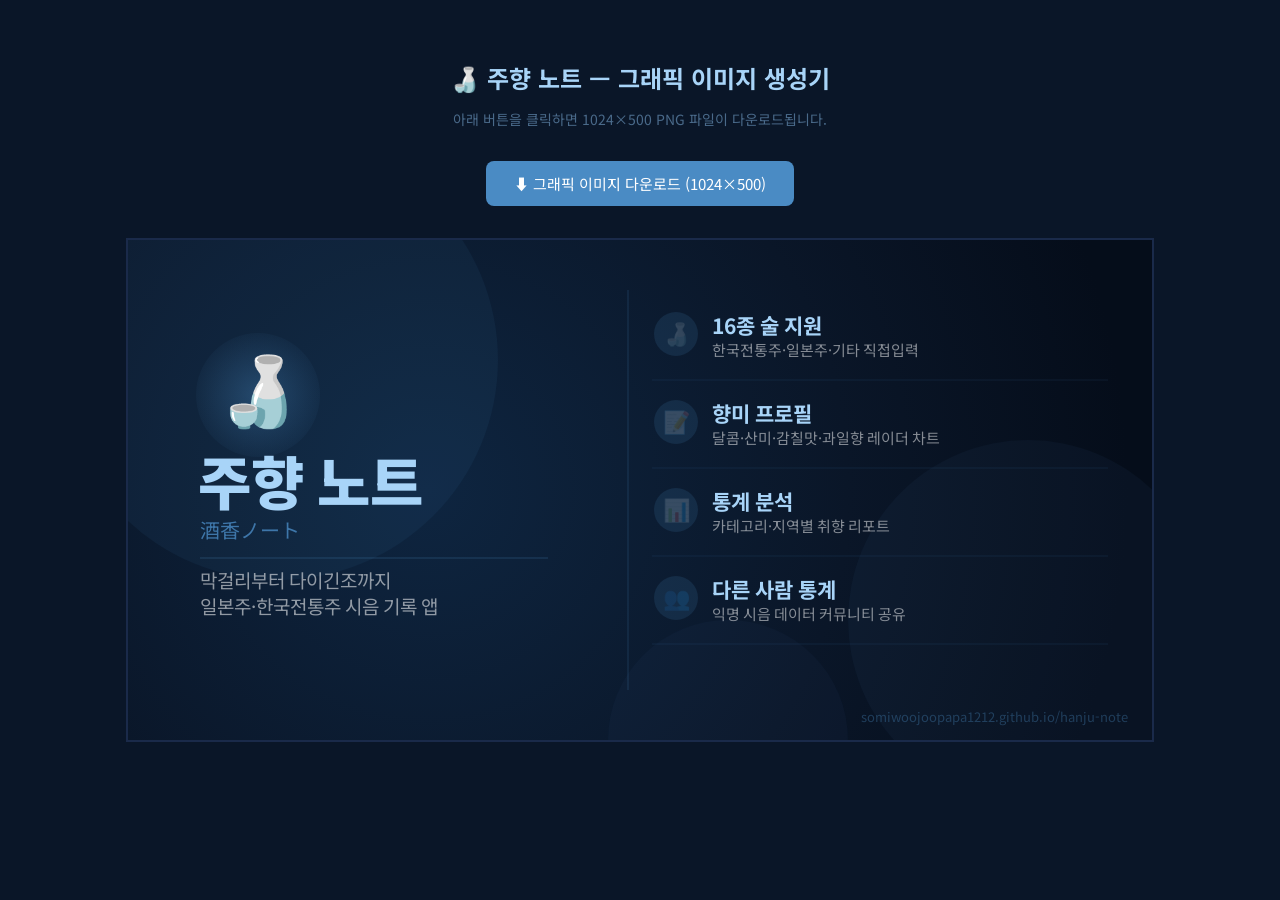
<file: generate-feature-graphic.html>
<!DOCTYPE html>
<html lang="ko">
<head>
<meta charset="UTF-8">
<title>주향 노트 그래픽 이미지 생성기</title>
<link href="https://fonts.googleapis.com/css2?family=Noto+Sans+KR:wght@400;700;900&display=swap" rel="stylesheet">
<style>
  body { background:#0a1628; color:#a8d4f8; font-family:'Noto Sans KR',sans-serif; padding:32px; text-align:center; }
  h2 { margin-bottom:8px; }
  p  { color:#4a6a8a; font-size:14px; margin-bottom:24px; }
  button { margin:8px; padding:12px 28px; background:#4a8bc4; color:#fff; border:none; border-radius:8px; cursor:pointer; font-size:15px; font-family:inherit; }
  button:hover { background:#2c6ba3; }
  canvas { border:2px solid #1a2a4a; display:block; margin:24px auto; max-width:100%; }
</style>
</head>
<body>
<h2>🍶 주향 노트 — 그래픽 이미지 생성기</h2>
<p>아래 버튼을 클릭하면 1024×500 PNG 파일이 다운로드됩니다.</p>
<button onclick="download()">⬇️ 그래픽 이미지 다운로드 (1024×500)</button>
<br>
<canvas id="c" width="1024" height="500"></canvas>

<script>
const FONT = "'Noto Sans KR', -apple-system, sans-serif";

function draw() {
  const canvas = document.getElementById('c');
  const ctx = canvas.getContext('2d');
  const W = 1024, H = 500;

  // ── 배경 ──
  const bg = ctx.createRadialGradient(300, 250, 0, 300, 250, 700);
  bg.addColorStop(0, '#0e2540');
  bg.addColorStop(0.6, '#0a1628');
  bg.addColorStop(1, '#050d1a');
  ctx.fillStyle = bg;
  ctx.fillRect(0, 0, W, H);

  // ── 장식 원 ──
  [[150, 120, 220, 0.07], [900, 380, 180, 0.05], [600, 500, 120, 0.04]].forEach(([x,y,r,a]) => {
    ctx.beginPath(); ctx.arc(x, y, r, 0, Math.PI*2);
    ctx.fillStyle = `rgba(74,139,196,${a})`; ctx.fill();
  });

  // ── 구분선 ──
  ctx.beginPath(); ctx.moveTo(500, 50); ctx.lineTo(500, 450);
  ctx.strokeStyle = 'rgba(74,139,196,0.25)'; ctx.lineWidth = 1; ctx.stroke();

  // ── 왼쪽: 앱 정보 ──
  // 아이콘 배경
  ctx.beginPath(); ctx.arc(130, 155, 62, 0, Math.PI*2);
  const iconBg = ctx.createRadialGradient(130,155,0,130,155,62);
  iconBg.addColorStop(0,'rgba(74,139,196,0.35)');
  iconBg.addColorStop(1,'rgba(74,139,196,0.05)');
  ctx.fillStyle = iconBg; ctx.fill();

  // 이모지
  ctx.font = '68px serif';
  ctx.textAlign = 'center';
  ctx.fillText('🍶', 130, 175);

  // 앱 이름
  ctx.textAlign = 'left';
  ctx.font = `900 58px ${FONT}`;
  ctx.fillStyle = '#a8d4f8';
  ctx.fillText('주향 노트', 70, 265);

  // 일본어 부제
  ctx.font = `400 20px ${FONT}`;
  ctx.fillStyle = 'rgba(74,139,196,0.8)';
  ctx.fillText('酒香ノート', 72, 298);

  // 구분 선
  ctx.beginPath(); ctx.moveTo(72, 318); ctx.lineTo(420, 318);
  ctx.strokeStyle = 'rgba(74,139,196,0.3)'; ctx.lineWidth = 1; ctx.stroke();

  // 슬로건
  ctx.font = `400 19px ${FONT}`;
  ctx.fillStyle = 'rgba(255,255,255,0.55)';
  ctx.fillText('막걸리부터 다이긴조까지', 72, 348);
  ctx.fillText('일본주·한국전통주 시음 기록 앱', 72, 374);

  // ── 오른쪽: 기능 목록 ──
  const features = [
    ['🍶', '16종 술 지원', '한국전통주·일본주·기타 직접입력'],
    ['📝', '향미 프로필', '달콤·산미·감칠맛·과일향 레이더 차트'],
    ['📊', '통계 분석', '카테고리·지역별 취향 리포트'],
    ['👥', '다른 사람 통계', '익명 시음 데이터 커뮤니티 공유'],
  ];

  let fy = 72;
  features.forEach(([emoji, title, desc]) => {
    // 아이콘 배경
    ctx.beginPath(); ctx.arc(548, fy+22, 22, 0, Math.PI*2);
    ctx.fillStyle = 'rgba(74,139,196,0.15)'; ctx.fill();

    ctx.font = '22px serif';
    ctx.textAlign = 'center';
    ctx.fillText(emoji, 548, fy+30);

    ctx.textAlign = 'left';
    ctx.font = `700 21px ${FONT}`;
    ctx.fillStyle = '#a8d4f8';
    ctx.fillText(title, 584, fy+22);

    ctx.font = `400 15px ${FONT}`;
    ctx.fillStyle = 'rgba(255,255,255,0.5)';
    ctx.fillText(desc, 584, fy+44);

    // 항목 구분선
    if (fy < 350) {
      ctx.beginPath(); ctx.moveTo(524, fy+68); ctx.lineTo(980, fy+68);
      ctx.strokeStyle='rgba(74,139,196,0.12)'; ctx.lineWidth=1; ctx.stroke();
    }
    fy += 88;
  });

  // ── 하단 워터마크 ──
  ctx.font = `400 13px ${FONT}`;
  ctx.fillStyle = 'rgba(74,139,196,0.35)';
  ctx.textAlign = 'right';
  ctx.fillText('somiwoojoopapa1212.github.io/hanju-note', W-24, H-18);
}

function download() {
  document.fonts.ready.then(() => {
    draw();
    const a = document.createElement('a');
    a.download = 'hanju-note-feature-graphic.png';
    a.href = document.getElementById('c').toDataURL('image/png');
    a.click();
  });
}

document.fonts.ready.then(draw);
</script>
</body>
</html>
</file>
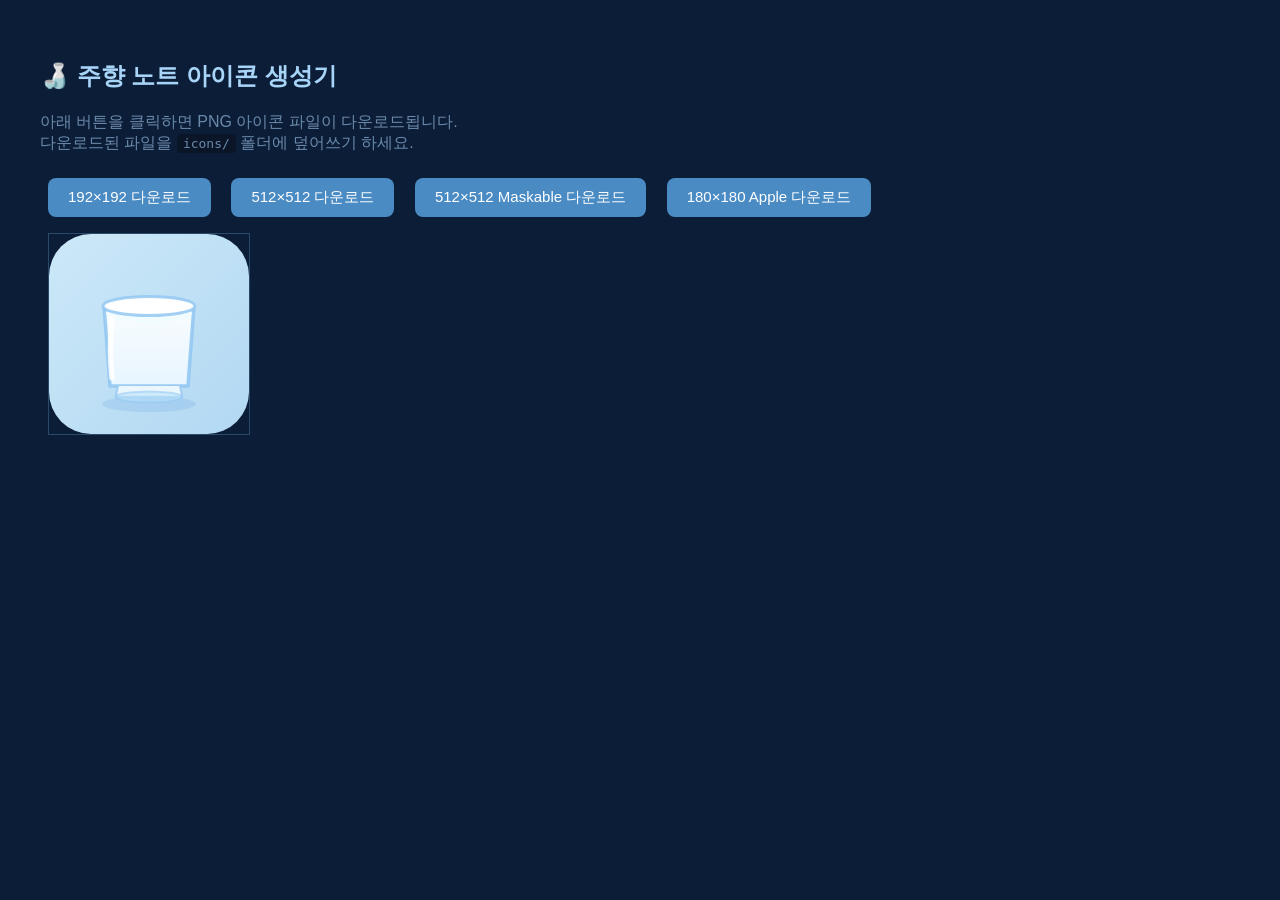
<file: generate-icons.html>
<!DOCTYPE html>
<html lang="ko">
<head>
<meta charset="UTF-8">
<title>주향 노트 아이콘 생성기</title>
<style>
  body { font-family: sans-serif; padding: 32px; background: #0c1d38; color: #a8d4f8; }
  button { margin: 8px; padding: 10px 20px; background: #4a8bc4; color: #fff; border: none; border-radius: 8px; cursor: pointer; font-size: 15px; }
  button:hover { background: #2c6ba3; }
  canvas { border: 1px solid #2a4a6a; margin: 8px; display: block; }
  h2 { color: #a8d4f8; } p { color: #6a8aaa; }
  code { background: #0a1628; padding: 2px 6px; border-radius: 4px; }
</style>
</head>
<body>
<h2>🍶 주향 노트 아이콘 생성기</h2>
<p>아래 버튼을 클릭하면 PNG 아이콘 파일이 다운로드됩니다.<br>
다운로드된 파일을 <code>icons/</code> 폴더에 덮어쓰기 하세요.</p>

<button onclick="gen(192,'icon-192.png',false)">192×192 다운로드</button>
<button onclick="gen(512,'icon-512.png',false)">512×512 다운로드</button>
<button onclick="gen(512,'icon-maskable-512.png',true)">512×512 Maskable 다운로드</button>
<button onclick="gen(180,'apple-touch-icon.png',false)">180×180 Apple 다운로드</button>
<br>
<canvas id="preview" width="200" height="200"></canvas>

<script>
const SVG = `<svg viewBox="0 0 200 200" xmlns="http://www.w3.org/2000/svg">
  <defs>
    <linearGradient id="bg" x1="0" y1="0" x2="1" y2="1">
      <stop offset="0%" stop-color="#cce8f8"/>
      <stop offset="100%" stop-color="#b2d8f2"/>
    </linearGradient>
    <linearGradient id="liq" x1="0" y1="0" x2="0" y2="1">
      <stop offset="0%" stop-color="rgba(248,253,255,0.88)"/>
      <stop offset="100%" stop-color="rgba(215,238,255,0.94)"/>
    </linearGradient>
    <clipPath id="cc">
      <path d="M55 72 L61 152 L139 152 L145 72 Z"/>
    </clipPath>
  </defs>
  <rect width="200" height="200" rx="RADIUS" fill="url(#bg)"/>
  <ellipse cx="100" cy="170" rx="47" ry="8" fill="rgba(60,130,210,0.14)"/>
  <rect x="50" y="78" width="100" height="74" fill="url(#liq)" clip-path="url(#cc)"/>
  <path d="M55 72 L61 152 L139 152 L145 72" fill="rgba(255,255,255,0.42)" stroke="rgba(148,200,242,0.9)" stroke-width="3.5" stroke-linejoin="round"/>
  <ellipse cx="100" cy="80" rx="43" ry="8.5" fill="rgba(240,252,255,0.72)"/>
  <ellipse cx="100" cy="72" rx="46" ry="9.5" fill="white" stroke="rgba(148,200,242,0.85)" stroke-width="3"/>
  <path d="M63 85 Q60 117 63 144" stroke="rgba(255,255,255,0.84)" stroke-width="5.5" fill="none" stroke-linecap="round"/>
  <path d="M69 152 Q67 160 67 163 L133 163 Q133 160 131 152" fill="#ecf6fd" stroke="rgba(148,200,242,0.7)" stroke-width="2.5" stroke-linejoin="round"/>
  <ellipse cx="100" cy="163" rx="33" ry="5.5" fill="rgba(182,225,250,0.55)" stroke="rgba(148,200,242,0.55)" stroke-width="2"/>
</svg>`;

function gen(size, filename, maskable) {
  const svgStr = SVG.replace('RADIUS', maskable ? '0' : '42');
  const blob = new Blob([svgStr], {type:'image/svg+xml'});
  const url = URL.createObjectURL(blob);
  const img = new Image();
  img.onload = () => {
    const c = document.createElement('canvas');
    c.width = c.height = size;
    const ctx = c.getContext('2d');
    ctx.drawImage(img, 0, 0, size, size);
    URL.revokeObjectURL(url);
    c.toBlob(blob2 => {
      const a = document.createElement('a');
      a.href = URL.createObjectURL(blob2);
      a.download = filename;
      a.click();
    }, 'image/png');
  };
  img.src = url;
}

// 미리보기
window.onload = () => {
  const svgStr = SVG.replace('RADIUS', '42');
  const blob = new Blob([svgStr], {type:'image/svg+xml'});
  const url = URL.createObjectURL(blob);
  const img = new Image();
  img.onload = () => {
    const c = document.getElementById('preview');
    c.getContext('2d').drawImage(img, 0, 0, 200, 200);
    URL.revokeObjectURL(url);
  };
  img.src = url;
};
</script>
</body>
</html>
</file>
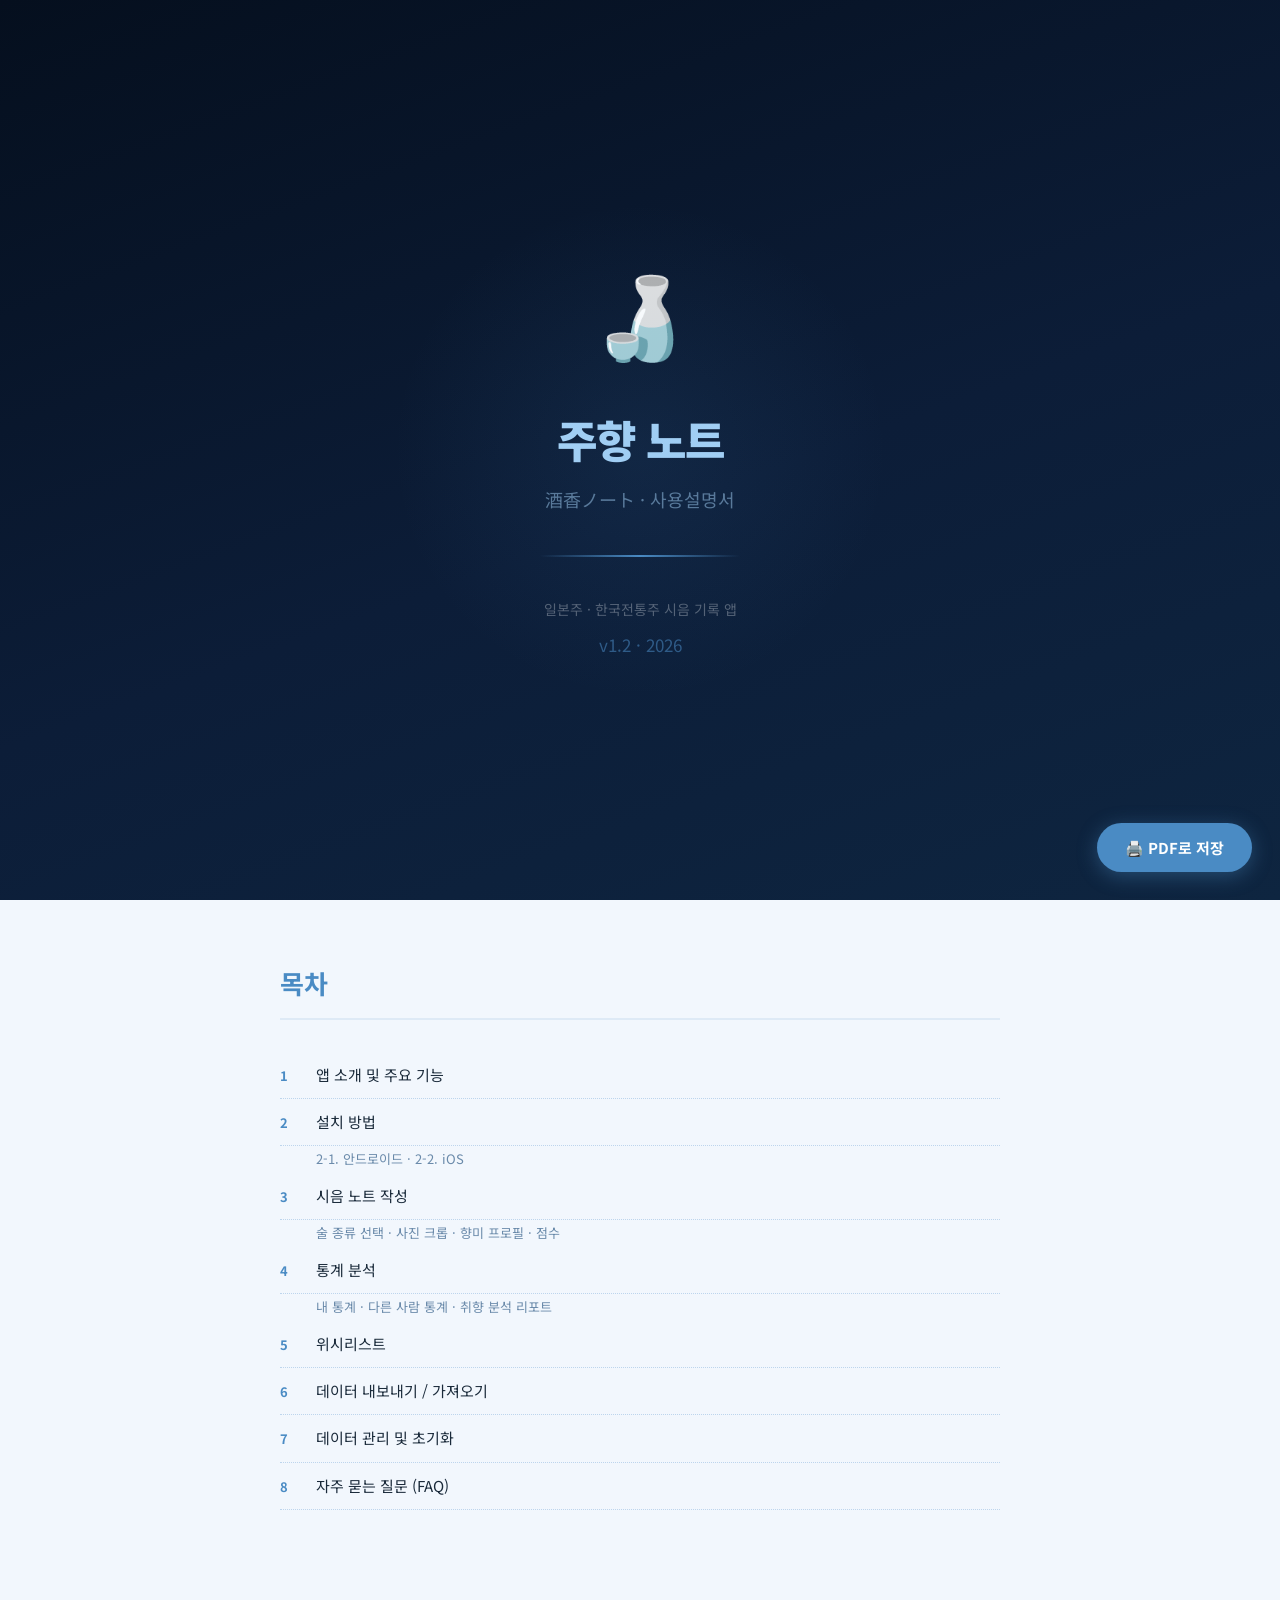
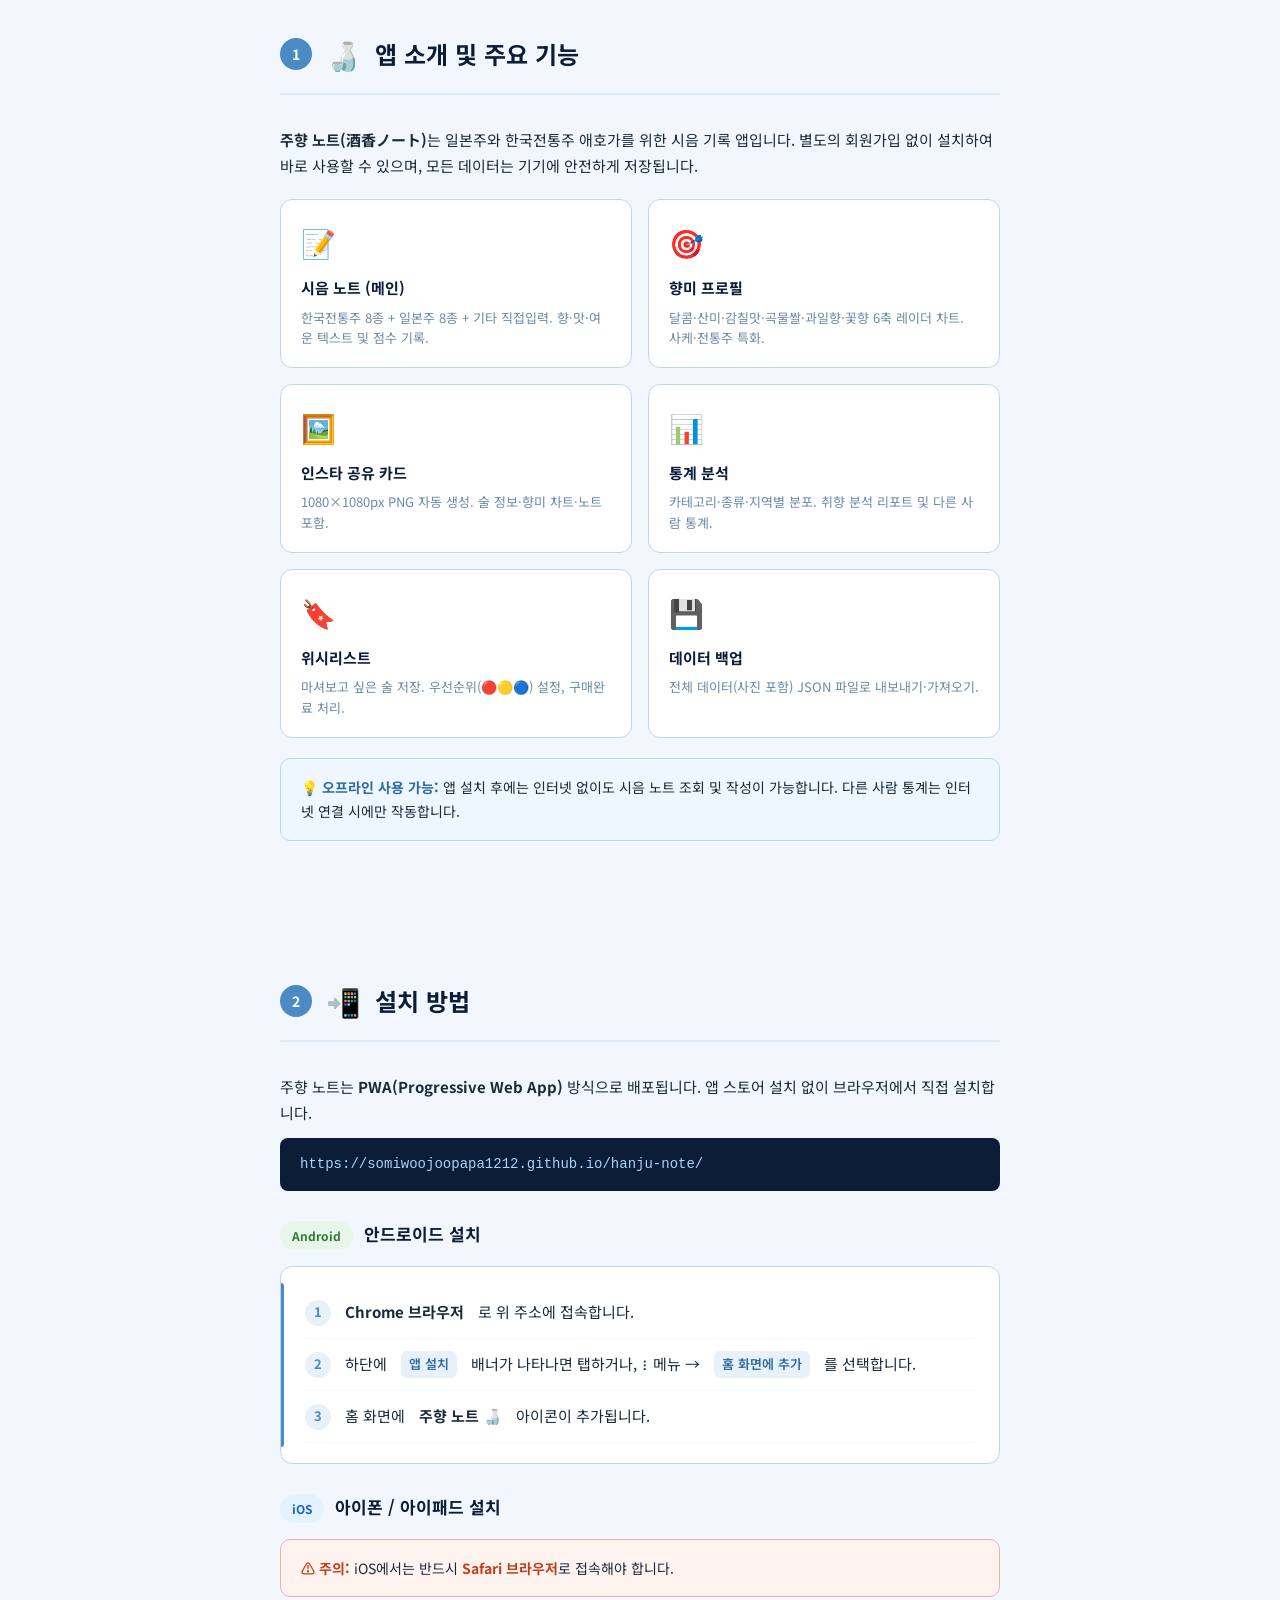
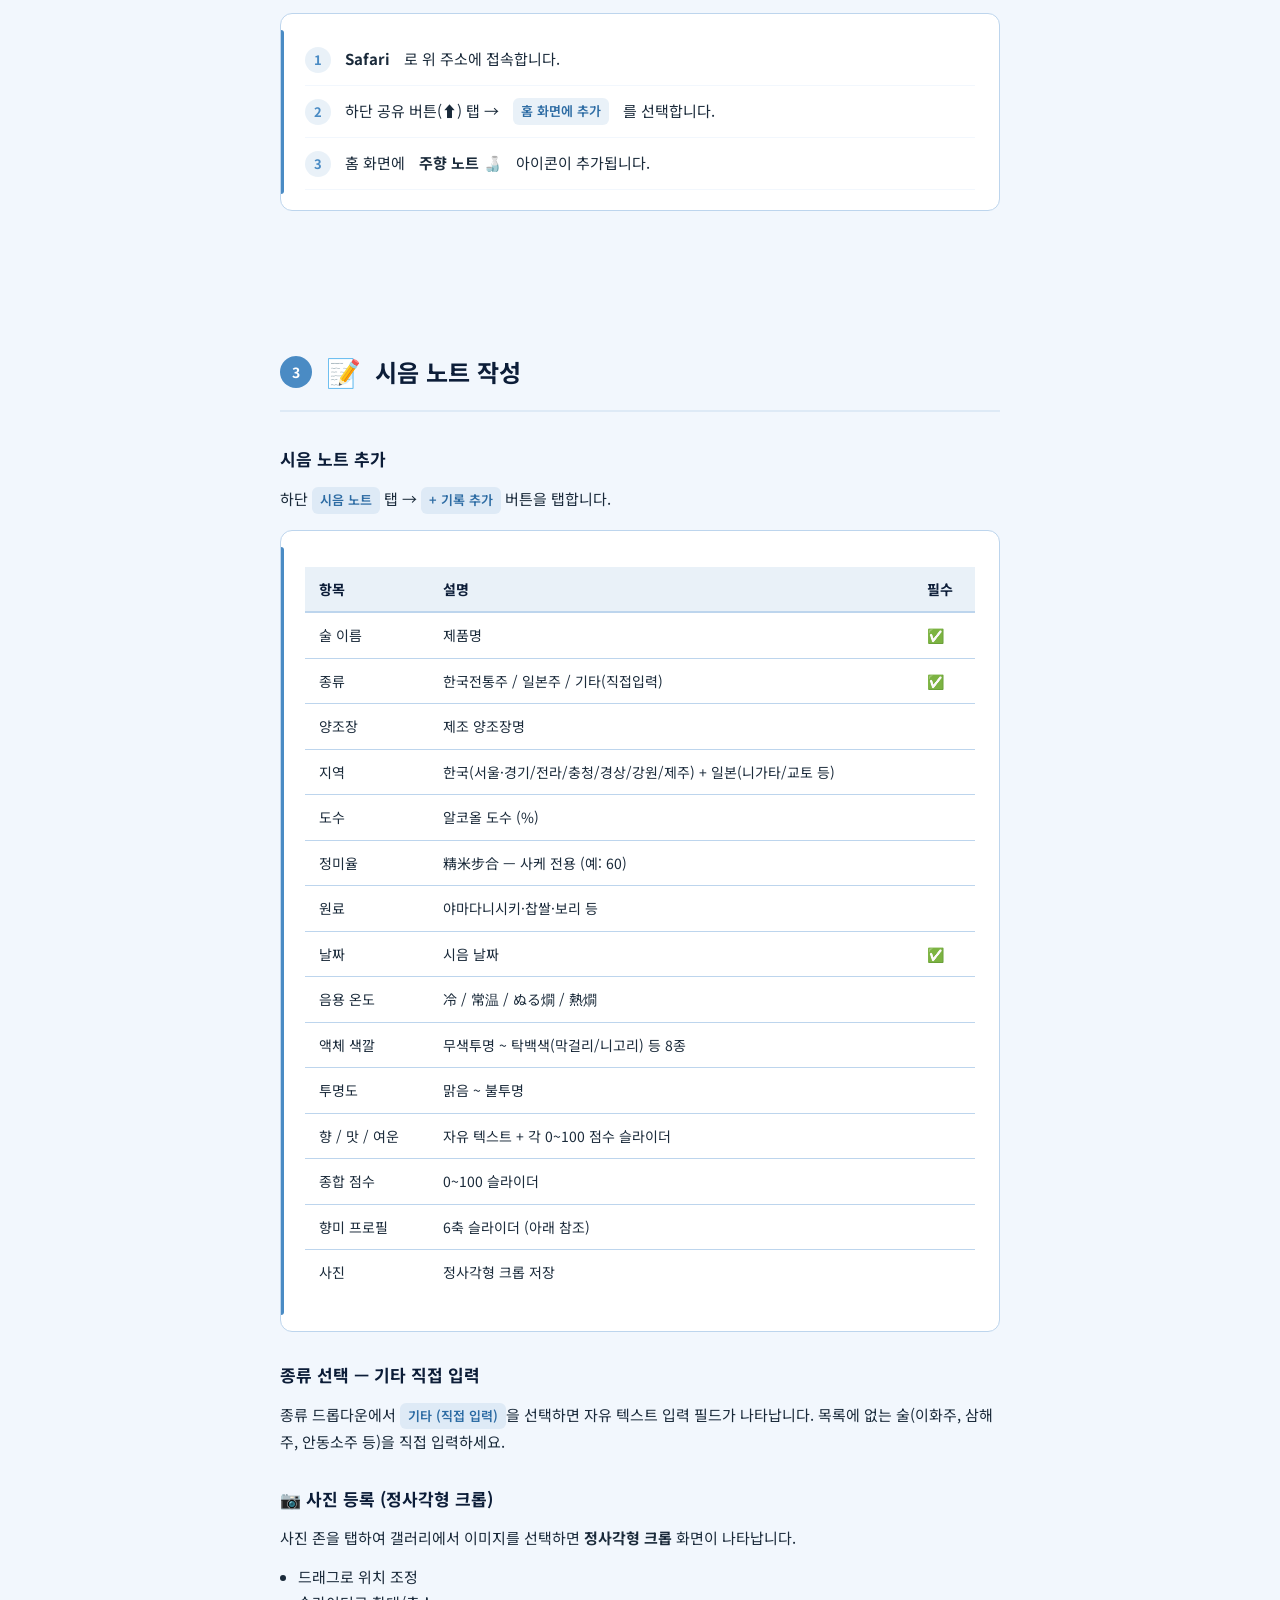
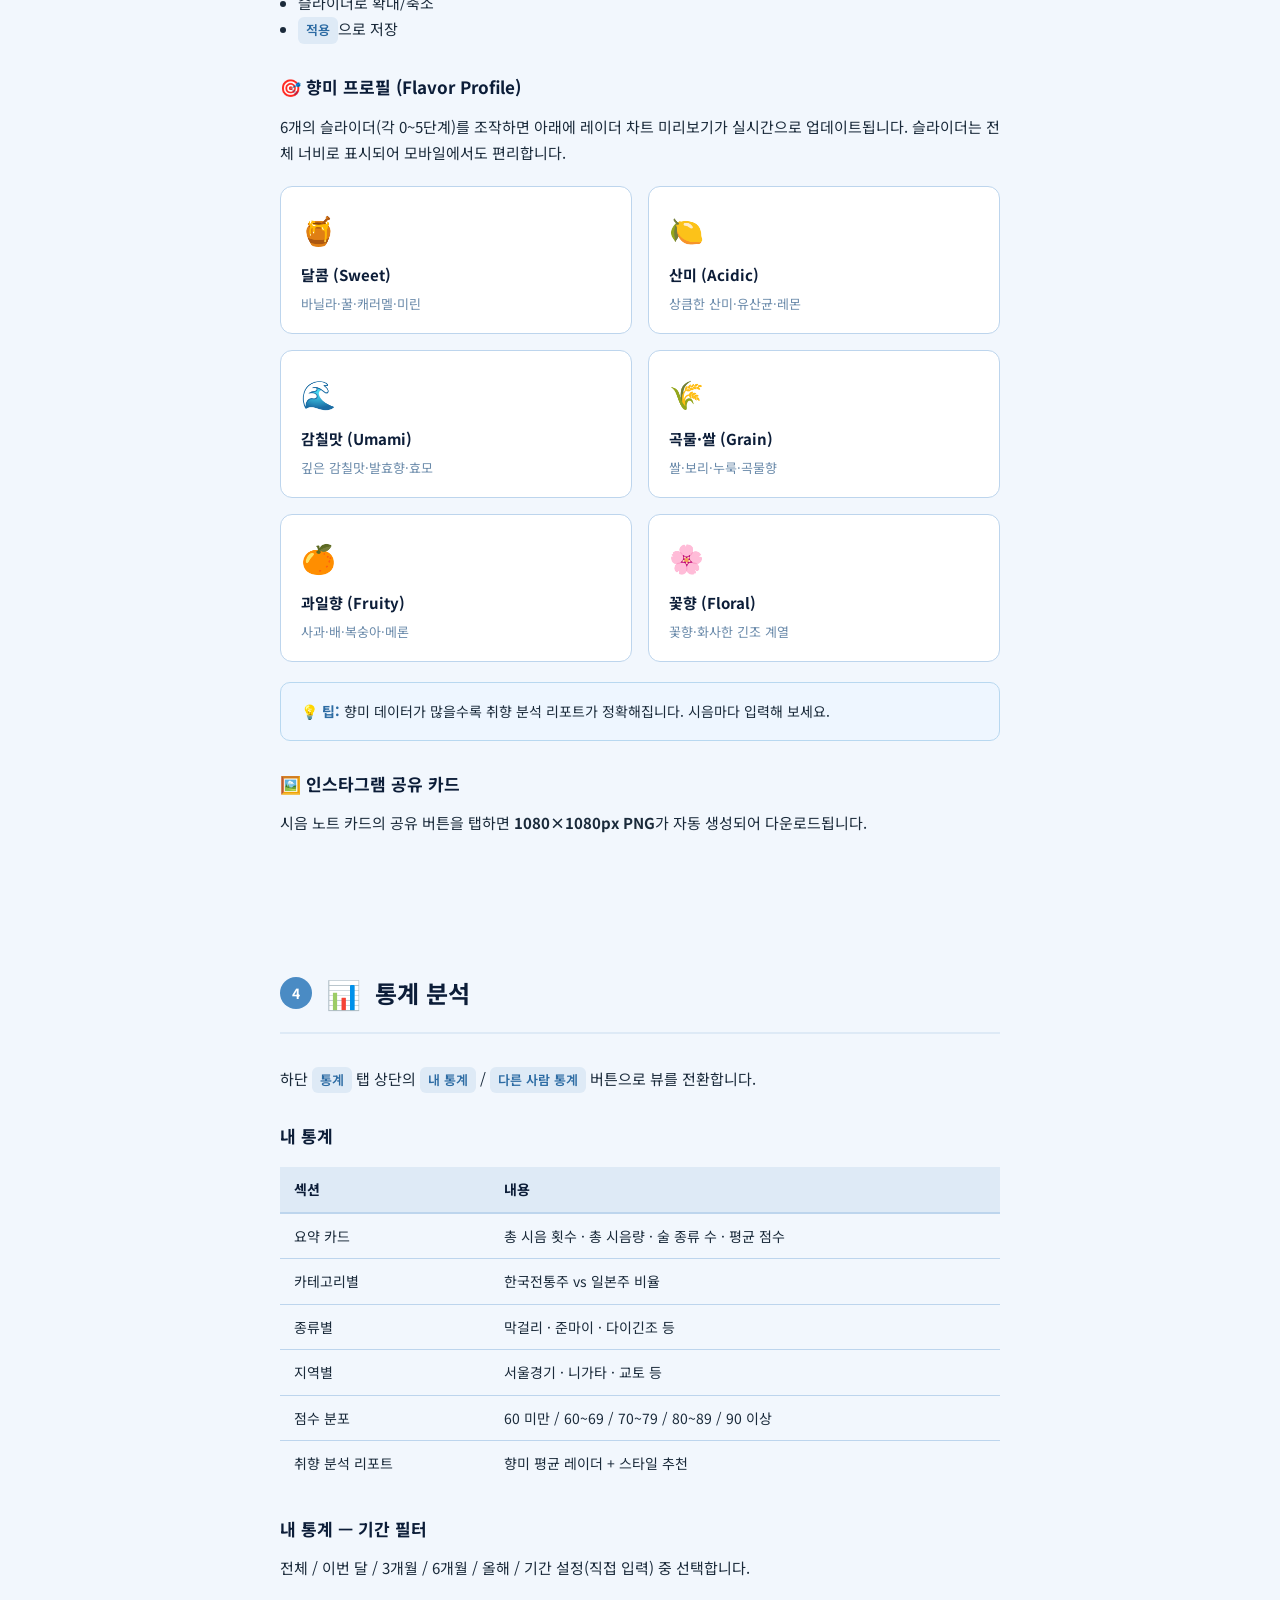
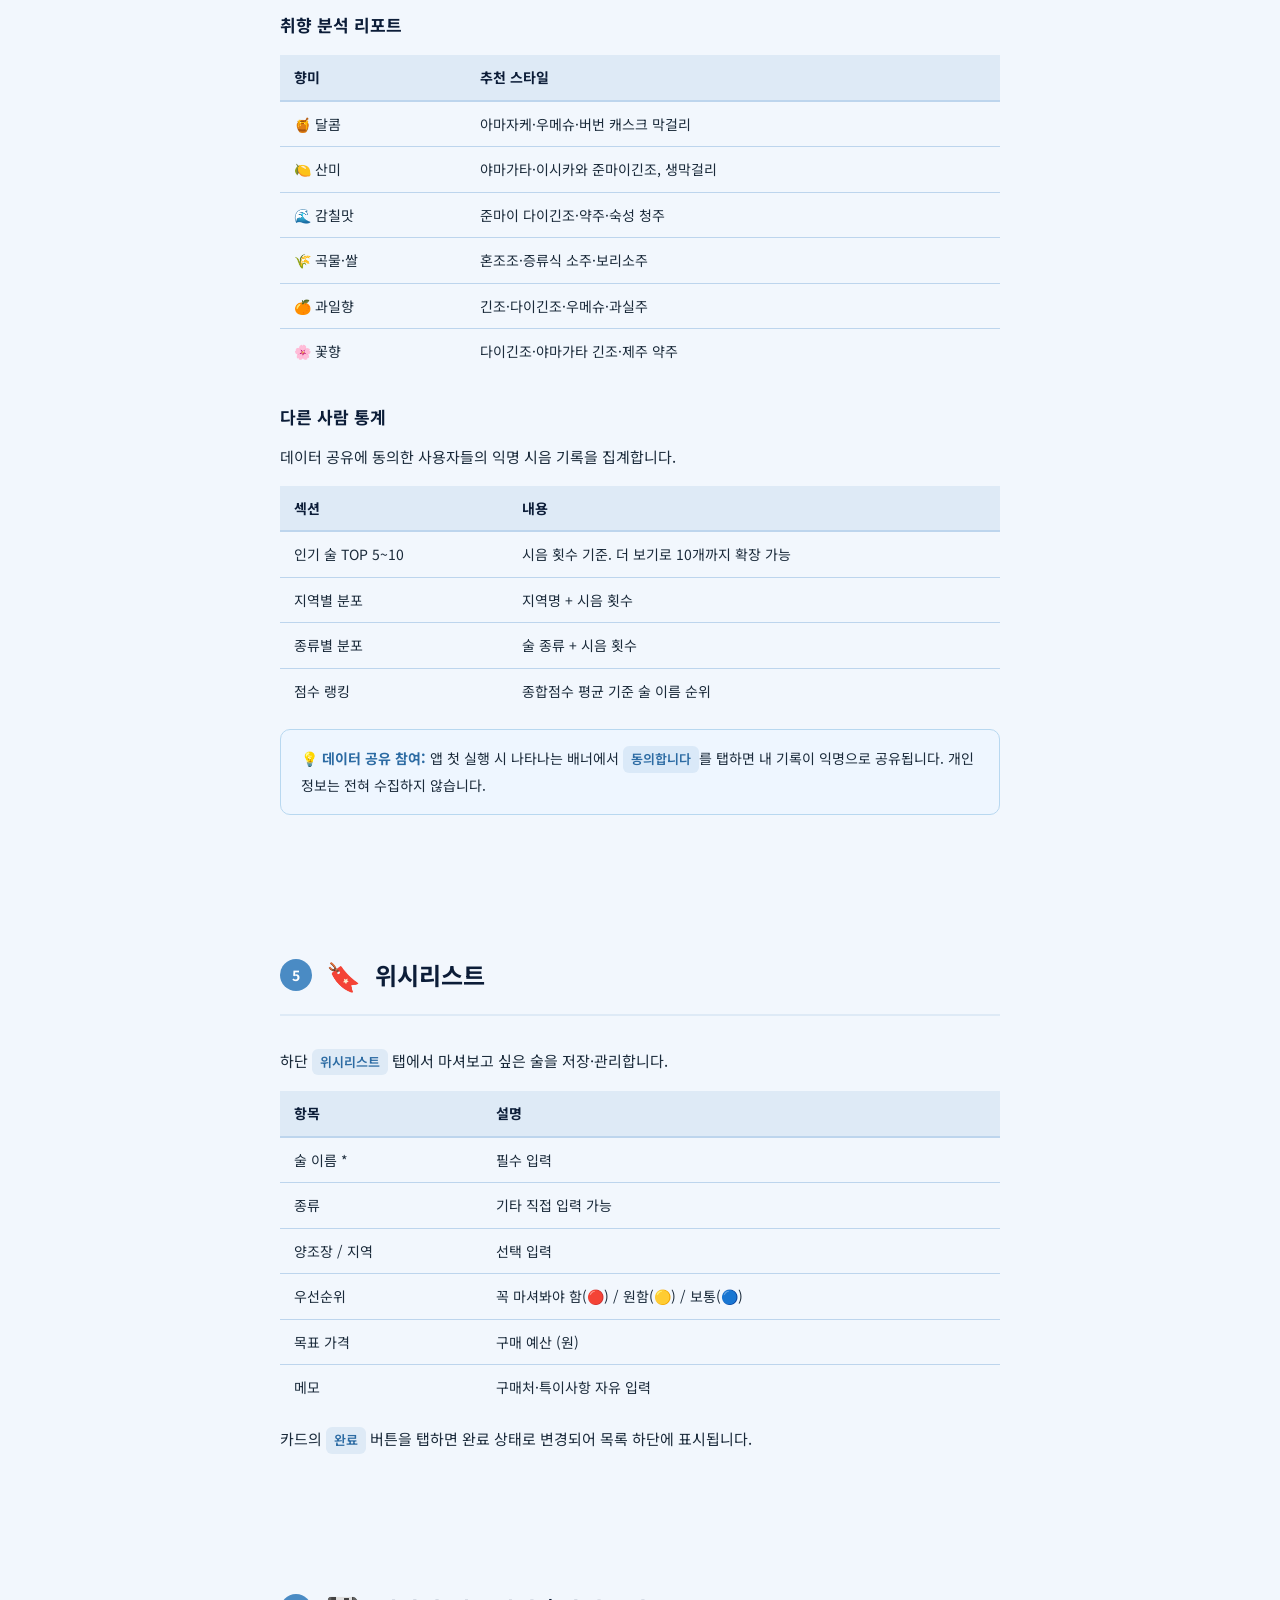
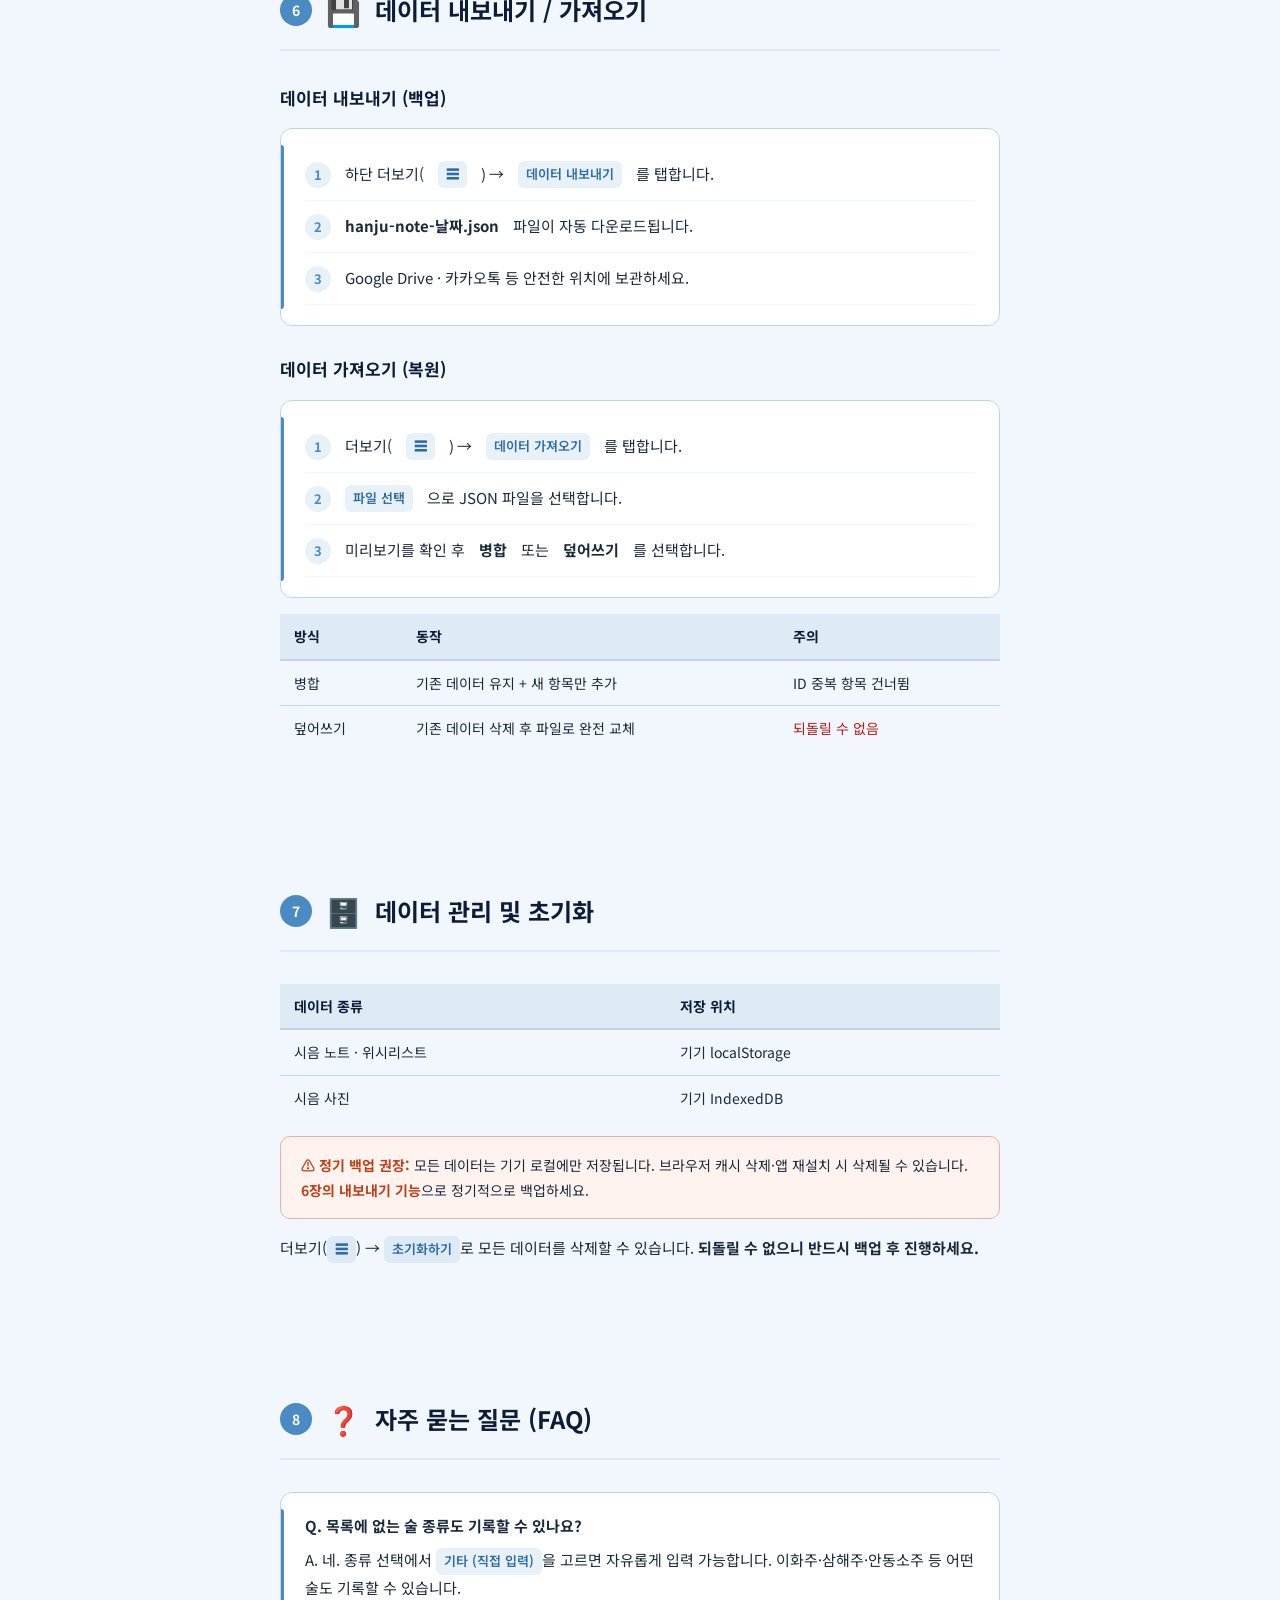
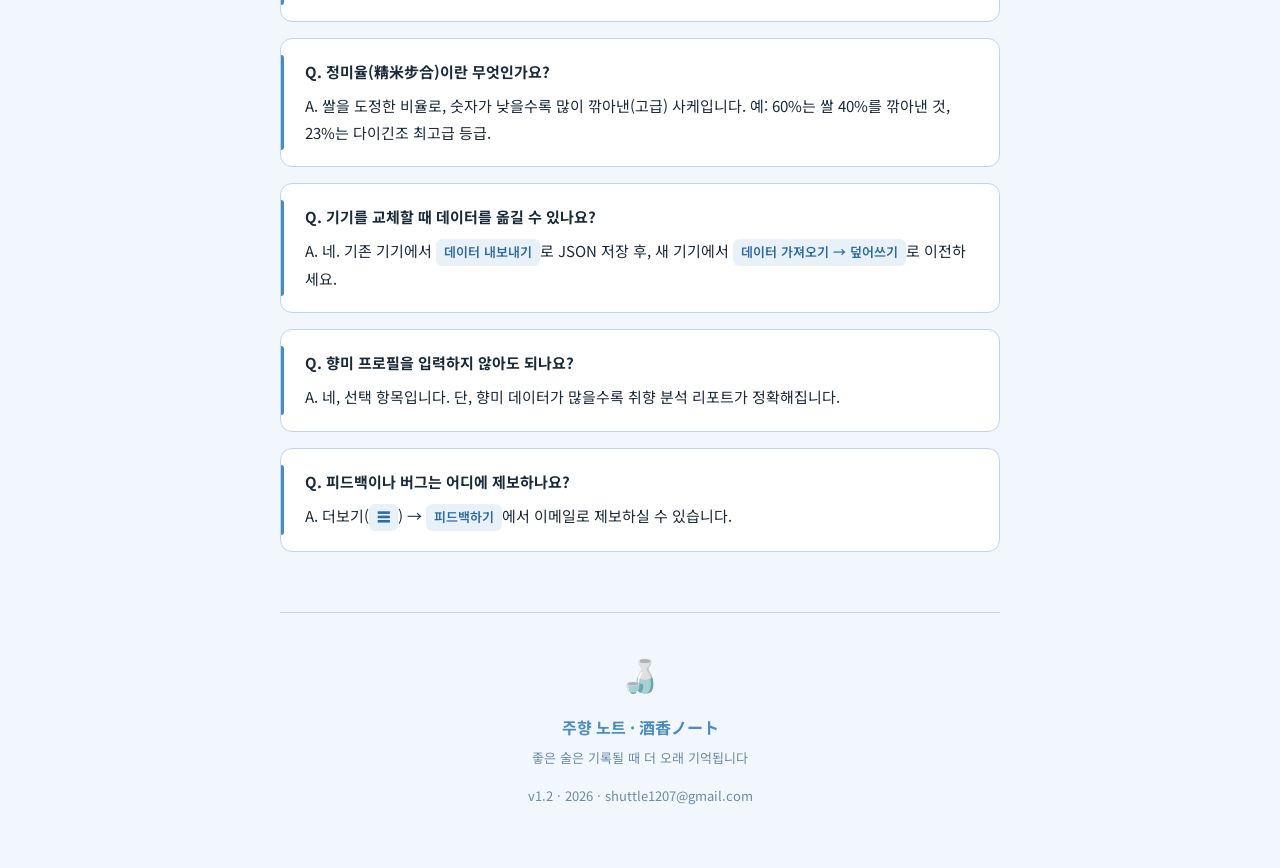
<file: manual.html>
<!DOCTYPE html>
<html lang="ko">
<head>
<meta charset="UTF-8"/>
<meta name="viewport" content="width=device-width, initial-scale=1.0"/>
<title>주향 노트 사용설명서</title>
<style>
  @import url('https://fonts.googleapis.com/css2?family=Noto+Sans+KR:wght@300;400;600;700;900&display=swap');

  :root {
    --blue: #4a8bc4;
    --blue-dark: #2c6ba3;
    --blue-dim: rgba(74,139,196,0.12);
    --dark: #0c1d38;
    --text: #1a2a3a;
    --text-muted: #6a8aaa;
    --bg: #f2f7fd;
    --bg-card: #fff;
    --border: #bdd5ed;
  }
  * { box-sizing: border-box; margin: 0; padding: 0; }
  body { font-family: 'Noto Sans KR', -apple-system, sans-serif; font-size: 15px; line-height: 1.75; color: var(--text); background: var(--bg); }

  @media print {
    body { font-size: 13px; background: white; }
    .no-print { display: none !important; }
    .page-break { page-break-before: always; }
    .cover { min-height: 100vh; }
    h2 { page-break-after: avoid; }
    .step-box, .note-box, .warn-box { break-inside: avoid; }
  }

  .cover {
    min-height: 100vh;
    background: linear-gradient(160deg, #050f1e 0%, #0c1d38 55%, #0e2540 100%);
    display: flex; flex-direction: column; align-items: center; justify-content: center;
    color: white; text-align: center; padding: 60px 40px; position: relative; overflow: hidden;
  }
  .cover::before {
    content: ''; position: absolute; width: 500px; height: 500px; border-radius: 50%;
    background: radial-gradient(circle, rgba(74,139,196,0.1) 0%, transparent 70%);
    top: 50%; left: 50%; transform: translate(-50%,-50%);
  }
  .cover-icon { font-size: 80px; margin-bottom: 20px; }
  .cover-title { font-size: 44px; font-weight: 900; color: #a8d4f8; letter-spacing: -1px; margin-bottom: 6px; }
  .cover-sub-jp { font-size: 18px; color: rgba(168,212,248,0.5); margin-bottom: 40px; }
  .cover-line { width: 200px; height: 2px; background: linear-gradient(to right, transparent, #4a8bc4, transparent); margin: 0 auto 40px; }
  .cover-meta { font-size: 14px; color: rgba(255,255,255,0.3); }
  .cover-version { font-size: 17px; color: rgba(74,139,196,0.55); margin-top: 8px; }

  .toc { max-width: 800px; margin: 0 auto; padding: 60px 40px; }
  .toc h2 { font-size: 26px; color: var(--blue); margin-bottom: 32px; padding-bottom: 12px; border-bottom: 2px solid var(--blue-dim); }
  .toc-list { list-style: none; }
  .toc-list li { display: flex; align-items: baseline; gap: 8px; padding: 10px 0; border-bottom: 1px dotted var(--border); font-size: 15px; }
  .toc-num { font-weight: 700; color: var(--blue); min-width: 28px; font-size: 13px; }
  .toc-sub { font-size: 13px; color: var(--text-muted); margin-left: 36px; padding: 2px 0; }

  .section { max-width: 800px; margin: 0 auto; padding: 60px 40px; }
  .section-header { display: flex; align-items: center; gap: 14px; margin-bottom: 32px; padding-bottom: 14px; border-bottom: 2px solid var(--blue-dim); }
  .section-num { background: var(--blue); color: white; font-weight: 700; font-size: 14px; width: 32px; height: 32px; border-radius: 50%; display: flex; align-items: center; justify-content: center; flex-shrink: 0; }
  .section-title { font-size: 24px; font-weight: 700; color: var(--dark); }
  .section-emoji { font-size: 28px; }

  h3 { font-size: 17px; font-weight: 700; color: var(--dark); margin: 28px 0 12px; }
  p { margin-bottom: 12px; color: var(--text); }

  .step-box { background: var(--bg-card); border: 1px solid var(--border); border-radius: 12px; padding: 20px 24px; margin: 16px 0; position: relative; }
  .step-box::before { content: ''; position: absolute; left: 0; top: 16px; bottom: 16px; width: 3px; background: var(--blue); border-radius: 0 3px 3px 0; }
  .steps { list-style: none; counter-reset: step; }
  .steps li { counter-increment: step; display: flex; gap: 14px; padding: 12px 0; border-bottom: 1px solid var(--bg); }
  .steps li::before { content: counter(step); background: var(--blue-dim); color: var(--blue); font-weight: 700; font-size: 13px; width: 26px; height: 26px; border-radius: 50%; display: flex; align-items: center; justify-content: center; flex-shrink: 0; margin-top: 1px; }

  .note-box { background: #eef6ff; border: 1px solid #b8d8f0; border-radius: 10px; padding: 16px 20px; margin: 16px 0; font-size: 14px; }
  .note-box strong { color: var(--blue-dark); }
  .warn-box { background: #fff3f0; border: 1px solid #f0b0a0; border-radius: 10px; padding: 16px 20px; margin: 16px 0; font-size: 14px; }
  .warn-box strong { color: #c0401a; }

  .feature-grid { display: grid; grid-template-columns: 1fr 1fr; gap: 16px; margin: 20px 0; }
  .feature-card { background: var(--bg-card); border: 1px solid var(--border); border-radius: 12px; padding: 18px 20px; }
  .feature-card-icon { font-size: 28px; margin-bottom: 8px; }
  .feature-card-title { font-weight: 700; font-size: 15px; margin-bottom: 6px; color: var(--dark); }
  .feature-card-desc { font-size: 13px; color: var(--text-muted); line-height: 1.6; }

  .os-badge { display: inline-block; padding: 4px 12px; border-radius: 20px; font-size: 12px; font-weight: 700; margin-right: 6px; }
  .os-android { background: #e8f5e9; color: #2e7d32; }
  .os-ios { background: #e3f2fd; color: #1565c0; }

  table { width: 100%; border-collapse: collapse; margin: 16px 0; font-size: 14px; }
  th { background: var(--blue-dim); color: var(--dark); font-weight: 700; text-align: left; padding: 10px 14px; border-bottom: 2px solid var(--border); }
  td { padding: 10px 14px; border-bottom: 1px solid var(--border); vertical-align: top; }
  tr:last-child td { border-bottom: none; }

  .pill { display: inline-block; background: var(--blue-dim); color: var(--blue-dark); border-radius: 6px; padding: 2px 8px; font-size: 13px; font-weight: 600; }
  .url-box { background: #0c1d38; color: #a8d4f8; font-family: monospace; font-size: 14px; padding: 14px 20px; border-radius: 8px; margin: 12px 0; word-break: break-all; }
  hr.section-sep { border: none; border-top: 1px solid var(--border); margin: 40px 0; }

  .print-btn { position: fixed; bottom: 28px; right: 28px; background: var(--blue); color: white; border: none; border-radius: 50px; padding: 14px 28px; font-size: 15px; font-weight: 700; cursor: pointer; box-shadow: 0 4px 20px rgba(74,139,196,0.4); z-index: 999; font-family: inherit; }
  .print-btn:hover { background: var(--blue-dark); }
</style>
</head>
<body>

<!-- 표지 -->
<div class="cover">
  <div class="cover-icon">🍶</div>
  <div class="cover-title">주향 노트</div>
  <div class="cover-sub-jp">酒香ノート · 사용설명서</div>
  <div class="cover-line"></div>
  <div class="cover-meta">일본주 · 한국전통주 시음 기록 앱</div>
  <div class="cover-version">v1.2 · 2026</div>
</div>

<!-- 목차 -->
<div class="toc page-break">
  <h2>목차</h2>
  <ul class="toc-list">
    <li><span class="toc-num">1</span><span>앱 소개 및 주요 기능</span></li>
    <li><span class="toc-num">2</span><span>설치 방법</span></li>
    <div class="toc-sub">2-1. 안드로이드 · 2-2. iOS</div>
    <li><span class="toc-num">3</span><span>시음 노트 작성</span></li>
    <div class="toc-sub">술 종류 선택 · 사진 크롭 · 향미 프로필 · 점수</div>
    <li><span class="toc-num">4</span><span>통계 분석</span></li>
    <div class="toc-sub">내 통계 · 다른 사람 통계 · 취향 분석 리포트</div>
    <li><span class="toc-num">5</span><span>위시리스트</span></li>
    <li><span class="toc-num">6</span><span>데이터 내보내기 / 가져오기</span></li>
    <li><span class="toc-num">7</span><span>데이터 관리 및 초기화</span></li>
    <li><span class="toc-num">8</span><span>자주 묻는 질문 (FAQ)</span></li>
  </ul>
</div>

<!-- 1. 앱 소개 -->
<div class="section page-break">
  <div class="section-header">
    <div class="section-num">1</div>
    <span class="section-emoji">🍶</span>
    <div class="section-title">앱 소개 및 주요 기능</div>
  </div>
  <p><strong>주향 노트(酒香ノート)</strong>는 일본주와 한국전통주 애호가를 위한 시음 기록 앱입니다. 별도의 회원가입 없이 설치하여 바로 사용할 수 있으며, 모든 데이터는 기기에 안전하게 저장됩니다.</p>
  <div class="feature-grid">
    <div class="feature-card">
      <div class="feature-card-icon">📝</div>
      <div class="feature-card-title">시음 노트 (메인)</div>
      <div class="feature-card-desc">한국전통주 8종 + 일본주 8종 + 기타 직접입력. 향·맛·여운 텍스트 및 점수 기록.</div>
    </div>
    <div class="feature-card">
      <div class="feature-card-icon">🎯</div>
      <div class="feature-card-title">향미 프로필</div>
      <div class="feature-card-desc">달콤·산미·감칠맛·곡물쌀·과일향·꽃향 6축 레이더 차트. 사케·전통주 특화.</div>
    </div>
    <div class="feature-card">
      <div class="feature-card-icon">🖼️</div>
      <div class="feature-card-title">인스타 공유 카드</div>
      <div class="feature-card-desc">1080×1080px PNG 자동 생성. 술 정보·향미 차트·노트 포함.</div>
    </div>
    <div class="feature-card">
      <div class="feature-card-icon">📊</div>
      <div class="feature-card-title">통계 분석</div>
      <div class="feature-card-desc">카테고리·종류·지역별 분포. 취향 분석 리포트 및 다른 사람 통계.</div>
    </div>
    <div class="feature-card">
      <div class="feature-card-icon">🔖</div>
      <div class="feature-card-title">위시리스트</div>
      <div class="feature-card-desc">마셔보고 싶은 술 저장. 우선순위(🔴🟡🔵) 설정, 구매완료 처리.</div>
    </div>
    <div class="feature-card">
      <div class="feature-card-icon">💾</div>
      <div class="feature-card-title">데이터 백업</div>
      <div class="feature-card-desc">전체 데이터(사진 포함) JSON 파일로 내보내기·가져오기.</div>
    </div>
  </div>
  <div class="note-box">
    <strong>💡 오프라인 사용 가능:</strong> 앱 설치 후에는 인터넷 없이도 시음 노트 조회 및 작성이 가능합니다. 다른 사람 통계는 인터넷 연결 시에만 작동합니다.
  </div>
</div>

<!-- 2. 설치 -->
<div class="section page-break">
  <div class="section-header">
    <div class="section-num">2</div>
    <span class="section-emoji">📲</span>
    <div class="section-title">설치 방법</div>
  </div>
  <p>주향 노트는 <strong>PWA(Progressive Web App)</strong> 방식으로 배포됩니다. 앱 스토어 설치 없이 브라우저에서 직접 설치합니다.</p>
  <div class="url-box">https://somiwoojoopapa1212.github.io/hanju-note/</div>

  <h3><span class="os-badge os-android">Android</span> 안드로이드 설치</h3>
  <div class="step-box">
    <ul class="steps">
      <li><strong>Chrome 브라우저</strong>로 위 주소에 접속합니다.</li>
      <li>하단에 <span class="pill">앱 설치</span> 배너가 나타나면 탭하거나, ⋮ 메뉴 → <span class="pill">홈 화면에 추가</span>를 선택합니다.</li>
      <li>홈 화면에 <strong>주향 노트 🍶</strong> 아이콘이 추가됩니다.</li>
    </ul>
  </div>

  <h3><span class="os-badge os-ios">iOS</span> 아이폰 / 아이패드 설치</h3>
  <div class="warn-box">
    <strong>⚠️ 주의:</strong> iOS에서는 반드시 <strong>Safari 브라우저</strong>로 접속해야 합니다.
  </div>
  <div class="step-box">
    <ul class="steps">
      <li><strong>Safari</strong>로 위 주소에 접속합니다.</li>
      <li>하단 공유 버튼(⬆️) 탭 → <span class="pill">홈 화면에 추가</span>를 선택합니다.</li>
      <li>홈 화면에 <strong>주향 노트 🍶</strong> 아이콘이 추가됩니다.</li>
    </ul>
  </div>
</div>

<!-- 3. 시음 노트 -->
<div class="section page-break">
  <div class="section-header">
    <div class="section-num">3</div>
    <span class="section-emoji">📝</span>
    <div class="section-title">시음 노트 작성</div>
  </div>

  <h3>시음 노트 추가</h3>
  <p>하단 <span class="pill">시음 노트</span> 탭 → <span class="pill">+ 기록 추가</span> 버튼을 탭합니다.</p>

  <div class="step-box">
    <table>
      <thead><tr><th>항목</th><th>설명</th><th>필수</th></tr></thead>
      <tbody>
        <tr><td>술 이름</td><td>제품명</td><td>✅</td></tr>
        <tr><td>종류</td><td>한국전통주 / 일본주 / 기타(직접입력)</td><td>✅</td></tr>
        <tr><td>양조장</td><td>제조 양조장명</td><td></td></tr>
        <tr><td>지역</td><td>한국(서울·경기/전라/충청/경상/강원/제주) + 일본(니가타/교토 등)</td><td></td></tr>
        <tr><td>도수</td><td>알코올 도수 (%)</td><td></td></tr>
        <tr><td>정미율</td><td>精米步合 — 사케 전용 (예: 60)</td><td></td></tr>
        <tr><td>원료</td><td>야마다니시키·찹쌀·보리 등</td><td></td></tr>
        <tr><td>날짜</td><td>시음 날짜</td><td>✅</td></tr>
        <tr><td>음용 온도</td><td>冷 / 常温 / ぬる燗 / 熱燗</td><td></td></tr>
        <tr><td>액체 색깔</td><td>무색투명 ~ 탁백색(막걸리/니고리) 등 8종</td><td></td></tr>
        <tr><td>투명도</td><td>맑음 ~ 불투명</td><td></td></tr>
        <tr><td>향 / 맛 / 여운</td><td>자유 텍스트 + 각 0~100 점수 슬라이더</td><td></td></tr>
        <tr><td>종합 점수</td><td>0~100 슬라이더</td><td></td></tr>
        <tr><td>향미 프로필</td><td>6축 슬라이더 (아래 참조)</td><td></td></tr>
        <tr><td>사진</td><td>정사각형 크롭 저장</td><td></td></tr>
      </tbody>
    </table>
  </div>

  <h3>종류 선택 — 기타 직접 입력</h3>
  <p>종류 드롭다운에서 <span class="pill">기타 (직접 입력)</span>을 선택하면 자유 텍스트 입력 필드가 나타납니다. 목록에 없는 술(이화주, 삼해주, 안동소주 등)을 직접 입력하세요.</p>

  <h3>📷 사진 등록 (정사각형 크롭)</h3>
  <p>사진 존을 탭하여 갤러리에서 이미지를 선택하면 <strong>정사각형 크롭</strong> 화면이 나타납니다.</p>
  <ul style="padding-left:18px;margin-bottom:12px;">
    <li>드래그로 위치 조정</li>
    <li>슬라이더로 확대/축소</li>
    <li><span class="pill">적용</span>으로 저장</li>
  </ul>

  <h3>🎯 향미 프로필 (Flavor Profile)</h3>
  <p>6개의 슬라이더(각 0~5단계)를 조작하면 아래에 레이더 차트 미리보기가 실시간으로 업데이트됩니다. 슬라이더는 전체 너비로 표시되어 모바일에서도 편리합니다.</p>
  <div class="feature-grid">
    <div class="feature-card"><div class="feature-card-icon">🍯</div><div class="feature-card-title">달콤 (Sweet)</div><div class="feature-card-desc">바닐라·꿀·캐러멜·미린</div></div>
    <div class="feature-card"><div class="feature-card-icon">🍋</div><div class="feature-card-title">산미 (Acidic)</div><div class="feature-card-desc">상큼한 산미·유산균·레몬</div></div>
    <div class="feature-card"><div class="feature-card-icon">🌊</div><div class="feature-card-title">감칠맛 (Umami)</div><div class="feature-card-desc">깊은 감칠맛·발효향·효모</div></div>
    <div class="feature-card"><div class="feature-card-icon">🌾</div><div class="feature-card-title">곡물·쌀 (Grain)</div><div class="feature-card-desc">쌀·보리·누룩·곡물향</div></div>
    <div class="feature-card"><div class="feature-card-icon">🍊</div><div class="feature-card-title">과일향 (Fruity)</div><div class="feature-card-desc">사과·배·복숭아·메론</div></div>
    <div class="feature-card"><div class="feature-card-icon">🌸</div><div class="feature-card-title">꽃향 (Floral)</div><div class="feature-card-desc">꽃향·화사한 긴조 계열</div></div>
  </div>
  <div class="note-box">
    <strong>💡 팁:</strong> 향미 데이터가 많을수록 취향 분석 리포트가 정확해집니다. 시음마다 입력해 보세요.
  </div>

  <h3>🖼️ 인스타그램 공유 카드</h3>
  <p>시음 노트 카드의 공유 버튼을 탭하면 <strong>1080×1080px PNG</strong>가 자동 생성되어 다운로드됩니다.</p>
</div>

<!-- 4. 통계 -->
<div class="section page-break">
  <div class="section-header">
    <div class="section-num">4</div>
    <span class="section-emoji">📊</span>
    <div class="section-title">통계 분석</div>
  </div>

  <p>하단 <span class="pill">통계</span> 탭 상단의 <span class="pill">내 통계</span> / <span class="pill">다른 사람 통계</span> 버튼으로 뷰를 전환합니다.</p>

  <h3>내 통계</h3>
  <table>
    <thead><tr><th>섹션</th><th>내용</th></tr></thead>
    <tbody>
      <tr><td>요약 카드</td><td>총 시음 횟수 · 총 시음량 · 술 종류 수 · 평균 점수</td></tr>
      <tr><td>카테고리별</td><td>한국전통주 vs 일본주 비율</td></tr>
      <tr><td>종류별</td><td>막걸리 · 준마이 · 다이긴조 등</td></tr>
      <tr><td>지역별</td><td>서울경기 · 니가타 · 교토 등</td></tr>
      <tr><td>점수 분포</td><td>60 미만 / 60~69 / 70~79 / 80~89 / 90 이상</td></tr>
      <tr><td>취향 분석 리포트</td><td>향미 평균 레이더 + 스타일 추천</td></tr>
    </tbody>
  </table>

  <h3>내 통계 — 기간 필터</h3>
  <p>전체 / 이번 달 / 3개월 / 6개월 / 올해 / 기간 설정(직접 입력) 중 선택합니다.</p>

  <h3>취향 분석 리포트</h3>
  <table>
    <thead><tr><th>향미</th><th>추천 스타일</th></tr></thead>
    <tbody>
      <tr><td>🍯 달콤</td><td>아마자케·우메슈·버번 캐스크 막걸리</td></tr>
      <tr><td>🍋 산미</td><td>야마가타·이시카와 준마이긴조, 생막걸리</td></tr>
      <tr><td>🌊 감칠맛</td><td>준마이 다이긴조·약주·숙성 청주</td></tr>
      <tr><td>🌾 곡물·쌀</td><td>혼조조·증류식 소주·보리소주</td></tr>
      <tr><td>🍊 과일향</td><td>긴조·다이긴조·우메슈·과실주</td></tr>
      <tr><td>🌸 꽃향</td><td>다이긴조·야마가타 긴조·제주 약주</td></tr>
    </tbody>
  </table>

  <h3>다른 사람 통계</h3>
  <p>데이터 공유에 동의한 사용자들의 익명 시음 기록을 집계합니다.</p>
  <table>
    <thead><tr><th>섹션</th><th>내용</th></tr></thead>
    <tbody>
      <tr><td>인기 술 TOP 5~10</td><td>시음 횟수 기준. 더 보기로 10개까지 확장 가능</td></tr>
      <tr><td>지역별 분포</td><td>지역명 + 시음 횟수</td></tr>
      <tr><td>종류별 분포</td><td>술 종류 + 시음 횟수</td></tr>
      <tr><td>점수 랭킹</td><td>종합점수 평균 기준 술 이름 순위</td></tr>
    </tbody>
  </table>
  <div class="note-box">
    <strong>💡 데이터 공유 참여:</strong> 앱 첫 실행 시 나타나는 배너에서 <span class="pill">동의합니다</span>를 탭하면 내 기록이 익명으로 공유됩니다. 개인 정보는 전혀 수집하지 않습니다.
  </div>
</div>

<!-- 5. 위시리스트 -->
<div class="section page-break">
  <div class="section-header">
    <div class="section-num">5</div>
    <span class="section-emoji">🔖</span>
    <div class="section-title">위시리스트</div>
  </div>
  <p>하단 <span class="pill">위시리스트</span> 탭에서 마셔보고 싶은 술을 저장·관리합니다.</p>
  <table>
    <thead><tr><th>항목</th><th>설명</th></tr></thead>
    <tbody>
      <tr><td>술 이름 *</td><td>필수 입력</td></tr>
      <tr><td>종류</td><td>기타 직접 입력 가능</td></tr>
      <tr><td>양조장 / 지역</td><td>선택 입력</td></tr>
      <tr><td>우선순위</td><td>꼭 마셔봐야 함(🔴) / 원함(🟡) / 보통(🔵)</td></tr>
      <tr><td>목표 가격</td><td>구매 예산 (원)</td></tr>
      <tr><td>메모</td><td>구매처·특이사항 자유 입력</td></tr>
    </tbody>
  </table>
  <p>카드의 <span class="pill">완료</span> 버튼을 탭하면 완료 상태로 변경되어 목록 하단에 표시됩니다.</p>
</div>

<!-- 6. 데이터 관리 -->
<div class="section page-break">
  <div class="section-header">
    <div class="section-num">6</div>
    <span class="section-emoji">💾</span>
    <div class="section-title">데이터 내보내기 / 가져오기</div>
  </div>

  <h3>데이터 내보내기 (백업)</h3>
  <div class="step-box">
    <ul class="steps">
      <li>하단 더보기(<span class="pill">☰</span>) → <span class="pill">데이터 내보내기</span>를 탭합니다.</li>
      <li><strong>hanju-note-날짜.json</strong> 파일이 자동 다운로드됩니다.</li>
      <li>Google Drive · 카카오톡 등 안전한 위치에 보관하세요.</li>
    </ul>
  </div>

  <h3>데이터 가져오기 (복원)</h3>
  <div class="step-box">
    <ul class="steps">
      <li>더보기(<span class="pill">☰</span>) → <span class="pill">데이터 가져오기</span>를 탭합니다.</li>
      <li><span class="pill">파일 선택</span>으로 JSON 파일을 선택합니다.</li>
      <li>미리보기를 확인 후 <strong>병합</strong> 또는 <strong>덮어쓰기</strong>를 선택합니다.</li>
    </ul>
  </div>

  <table>
    <thead><tr><th>방식</th><th>동작</th><th>주의</th></tr></thead>
    <tbody>
      <tr><td>병합</td><td>기존 데이터 유지 + 새 항목만 추가</td><td>ID 중복 항목 건너뜀</td></tr>
      <tr><td>덮어쓰기</td><td>기존 데이터 삭제 후 파일로 완전 교체</td><td style="color:#b91c1c">되돌릴 수 없음</td></tr>
    </tbody>
  </table>
</div>

<!-- 7. 데이터 관리 -->
<div class="section page-break">
  <div class="section-header">
    <div class="section-num">7</div>
    <span class="section-emoji">🗄️</span>
    <div class="section-title">데이터 관리 및 초기화</div>
  </div>
  <table>
    <thead><tr><th>데이터 종류</th><th>저장 위치</th></tr></thead>
    <tbody>
      <tr><td>시음 노트 · 위시리스트</td><td>기기 localStorage</td></tr>
      <tr><td>시음 사진</td><td>기기 IndexedDB</td></tr>
    </tbody>
  </table>
  <div class="warn-box">
    <strong>⚠️ 정기 백업 권장:</strong> 모든 데이터는 기기 로컬에만 저장됩니다. 브라우저 캐시 삭제·앱 재설치 시 삭제될 수 있습니다. <strong>6장의 내보내기 기능</strong>으로 정기적으로 백업하세요.
  </div>
  <p>더보기(<span class="pill">☰</span>) → <span class="pill">초기화하기</span>로 모든 데이터를 삭제할 수 있습니다. <strong>되돌릴 수 없으니 반드시 백업 후 진행하세요.</strong></p>
</div>

<!-- 8. FAQ -->
<div class="section page-break">
  <div class="section-header">
    <div class="section-num">8</div>
    <span class="section-emoji">❓</span>
    <div class="section-title">자주 묻는 질문 (FAQ)</div>
  </div>

  <div class="step-box" style="margin-bottom:14px">
    <strong>Q. 목록에 없는 술 종류도 기록할 수 있나요?</strong>
    <p style="margin-top:8px;margin-bottom:0">A. 네. 종류 선택에서 <span class="pill">기타 (직접 입력)</span>을 고르면 자유롭게 입력 가능합니다. 이화주·삼해주·안동소주 등 어떤 술도 기록할 수 있습니다.</p>
  </div>
  <div class="step-box" style="margin-bottom:14px">
    <strong>Q. 정미율(精米步合)이란 무엇인가요?</strong>
    <p style="margin-top:8px;margin-bottom:0">A. 쌀을 도정한 비율로, 숫자가 낮을수록 많이 깎아낸(고급) 사케입니다. 예: 60%는 쌀 40%를 깎아낸 것, 23%는 다이긴조 최고급 등급.</p>
  </div>
  <div class="step-box" style="margin-bottom:14px">
    <strong>Q. 기기를 교체할 때 데이터를 옮길 수 있나요?</strong>
    <p style="margin-top:8px;margin-bottom:0">A. 네. 기존 기기에서 <span class="pill">데이터 내보내기</span>로 JSON 저장 후, 새 기기에서 <span class="pill">데이터 가져오기 → 덮어쓰기</span>로 이전하세요.</p>
  </div>
  <div class="step-box" style="margin-bottom:14px">
    <strong>Q. 향미 프로필을 입력하지 않아도 되나요?</strong>
    <p style="margin-top:8px;margin-bottom:0">A. 네, 선택 항목입니다. 단, 향미 데이터가 많을수록 취향 분석 리포트가 정확해집니다.</p>
  </div>
  <div class="step-box">
    <strong>Q. 피드백이나 버그는 어디에 제보하나요?</strong>
    <p style="margin-top:8px;margin-bottom:0">A. 더보기(<span class="pill">☰</span>) → <span class="pill">피드백하기</span>에서 이메일로 제보하실 수 있습니다.</p>
  </div>

  <div style="margin-top:60px;text-align:center;color:var(--text-muted);font-size:13px;border-top:1px solid var(--border);padding-top:32px;">
    <div style="font-size:32px;margin-bottom:12px;">🍶</div>
    <div style="font-weight:700;font-size:16px;color:var(--blue);margin-bottom:6px;">주향 노트 · 酒香ノート</div>
    <div>좋은 술은 기록될 때 더 오래 기억됩니다</div>
    <div style="margin-top:16px;">v1.2 · 2026 · shuttle1207@gmail.com</div>
  </div>
</div>

<button class="print-btn no-print" onclick="window.print()">🖨️ PDF로 저장</button>
</body>
</html>
</file>
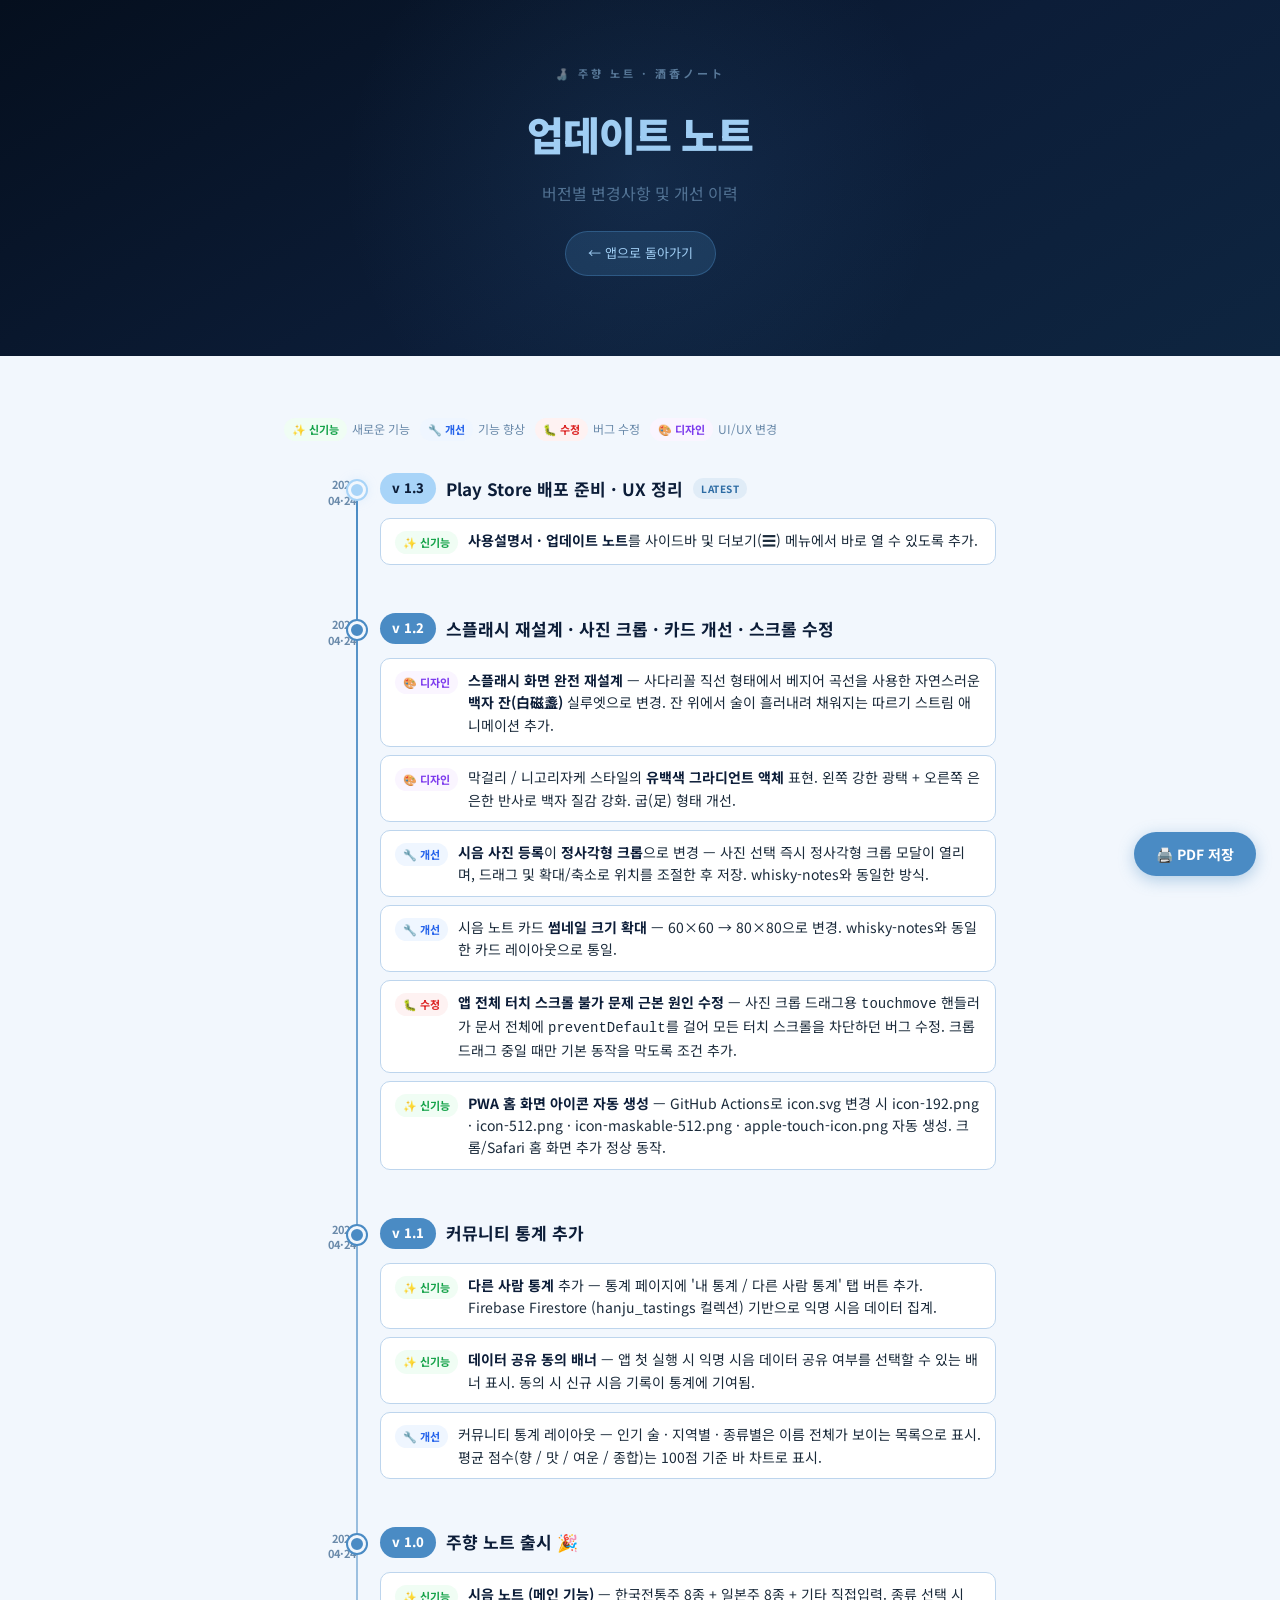
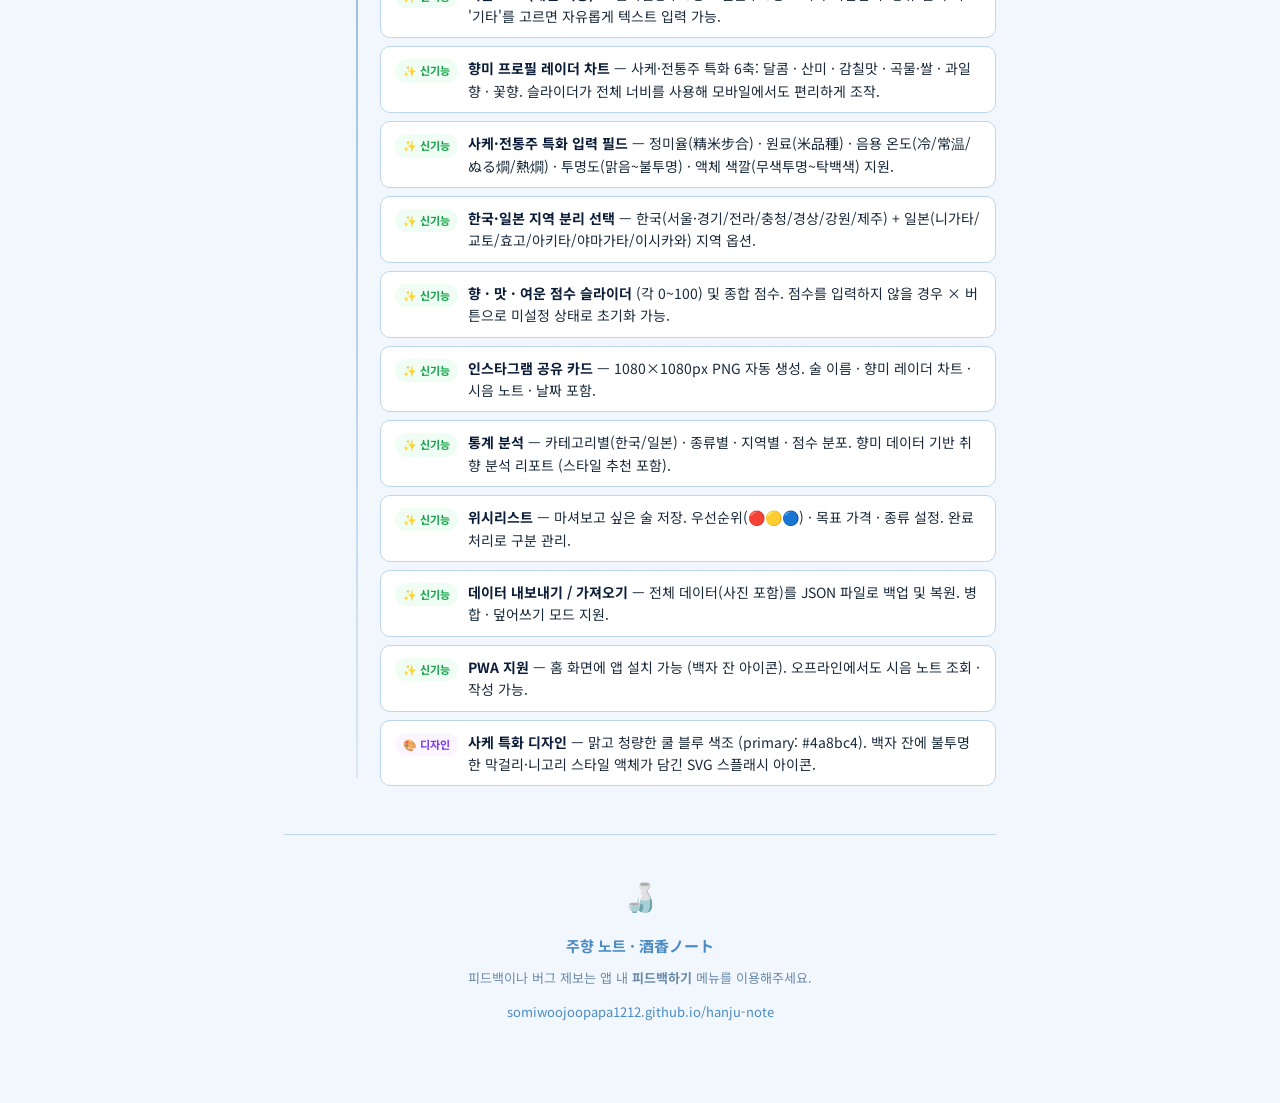
<file: patchnotes.html>
<!DOCTYPE html>
<html lang="ko">
<head>
<meta charset="UTF-8"/>
<meta name="viewport" content="width=device-width, initial-scale=1.0"/>
<title>주향 노트 · 업데이트 노트</title>
<style>
  @import url('https://fonts.googleapis.com/css2?family=Noto+Sans+KR:wght@300;400;600;700;900&display=swap');

  :root {
    --primary: #4a8bc4;
    --primary-dark: #2c6ba3;
    --primary-light: #f5c842;
    --primary-dim: rgba(74,139,196,0.1);
    --dark: #0c1d38;
    --text: #1a2a3a;
    --text-muted: #6a8aaa;
    --bg: #f2f7fd;
    --card: #ffffff;
    --border: #bdd5ed;
    --new: #16a34a;
    --new-bg: #f0fdf4;
    --improve: #2563eb;
    --improve-bg: #eff6ff;
    --fix: #dc2626;
    --fix-bg: #fef2f2;
    --design: #7c3aed;
    --design-bg: #faf5ff;
  }
  * { box-sizing: border-box; margin: 0; padding: 0; }
  body { font-family: 'Noto Sans KR', -apple-system, sans-serif; background: var(--bg); color: var(--text); font-size: 15px; line-height: 1.75; }

  @media print {
    body { font-size: 13px; background: white; }
    .no-print { display: none !important; }
    .hero { min-height: auto; padding: 40px; }
  }

  /* ── 히어로 ── */
  .hero {
    background: linear-gradient(150deg, #050f1e 0%, #0c1d38 55%, #0e2540 100%);
    color: white; text-align: center; padding: 64px 24px 80px;
    position: relative; overflow: hidden;
  }
  .hero::before {
    content: ''; position: absolute;
    width: 600px; height: 600px; border-radius: 50%;
    background: radial-gradient(circle, rgba(74,139,196,0.12) 0%, transparent 70%);
    top: 50%; left: 50%; transform: translate(-50%,-50%);
  }
  .hero-app { font-size: 11px; font-weight: 700; letter-spacing: 3px; color: rgba(168,212,248,0.5); margin-bottom: 16px; text-transform: uppercase; }
  .hero-title { font-size: 40px; font-weight: 900; color: #a8d4f8; letter-spacing: -1px; margin-bottom: 10px; }
  .hero-sub { font-size: 16px; color: rgba(168,212,248,0.45); }
  .hero-link { display: inline-block; margin-top: 24px; padding: 10px 22px; background: rgba(74,139,196,0.2); border: 1px solid rgba(74,139,196,0.4); border-radius: 24px; color: #a8d4f8; font-size: 13px; text-decoration: none; transition: background 0.2s; }
  .hero-link:hover { background: rgba(74,139,196,0.35); }

  /* ── 콘텐츠 ── */
  .content { max-width: 760px; margin: 0 auto; padding: 60px 24px 80px; }

  /* ── 타임라인 ── */
  .timeline { position: relative; }
  .timeline::before {
    content: ''; position: absolute;
    left: 72px; top: 8px; bottom: 8px; width: 2px;
    background: linear-gradient(to bottom, var(--primary), rgba(74,139,196,0.15));
  }
  .release { display: flex; gap: 24px; margin-bottom: 48px; position: relative; }
  .release-date-col { flex-shrink: 0; width: 72px; text-align: right; padding-top: 4px; }
  .release-dot {
    position: absolute; left: 64px; top: 8px;
    width: 18px; height: 18px; border-radius: 50%;
    background: var(--primary); border: 3px solid var(--bg);
    box-shadow: 0 0 0 2px var(--primary);
    z-index: 1;
  }
  .release-dot.latest { background: #a8d4f8; box-shadow: 0 0 0 2px #a8d4f8, 0 0 12px rgba(168,212,248,0.4); }
  .release-date { font-size: 11px; font-weight: 700; color: var(--text-muted); line-height: 1.4; }

  .release-body { flex: 1; }
  .release-header { display: flex; align-items: center; gap: 10px; margin-bottom: 14px; flex-wrap: wrap; }
  .version-badge {
    font-size: 13px; font-weight: 800; color: white;
    background: var(--primary); padding: 4px 12px; border-radius: 20px;
  }
  .version-badge.latest { background: #a8d4f8; color: var(--dark); }
  .release-name { font-size: 17px; font-weight: 700; color: var(--dark); }
  .latest-tag {
    font-size: 10px; font-weight: 700; padding: 2px 8px;
    background: var(--primary-dim); color: var(--primary-dark);
    border-radius: 10px; letter-spacing: 0.5px;
  }

  .change-list { display: flex; flex-direction: column; gap: 8px; }
  .change-item { display: flex; gap: 10px; align-items: flex-start; padding: 10px 14px; border-radius: 10px; background: var(--card); border: 1px solid var(--border); }
  .change-badge {
    flex-shrink: 0; font-size: 11px; font-weight: 700;
    padding: 2px 8px; border-radius: 20px; margin-top: 2px; white-space: nowrap;
  }
  .badge-new     { background: var(--new-bg);     color: var(--new);     }
  .badge-improve { background: var(--improve-bg); color: var(--improve); }
  .badge-fix     { background: var(--fix-bg);     color: var(--fix);     }
  .badge-design  { background: var(--design-bg);  color: var(--design);  }
  .change-text { font-size: 14px; color: var(--text); line-height: 1.6; }
  .change-text strong { color: var(--dark); }

  /* ── 레전드 ── */
  .legend { display: flex; gap: 10px; flex-wrap: wrap; margin-bottom: 32px; }
  .legend-item { display: flex; align-items: center; gap: 5px; font-size: 12px; color: var(--text-muted); }

  /* ── 고정 버튼 ── */
  .fab { position: fixed; bottom: 24px; right: 24px; background: var(--primary); color: white; border: none; border-radius: 50px; padding: 12px 22px; font-size: 14px; font-weight: 700; cursor: pointer; box-shadow: 0 4px 16px rgba(74,139,196,0.4); font-family: inherit; transition: background 0.2s; }
  .fab:hover { background: var(--primary-dark); }

  @media (max-width: 600px) {
    .timeline::before { left: 0; }
    .release { flex-direction: column; gap: 10px; padding-left: 20px; }
    .release-date-col { width: auto; text-align: left; }
    .release-dot { left: -8px; }
    .hero-title { font-size: 28px; }
  }
</style>
</head>
<body>

<div class="hero">
  <div class="hero-app">🍶 주향 노트 · 酒香ノート</div>
  <div class="hero-title">업데이트 노트</div>
  <div class="hero-sub">버전별 변경사항 및 개선 이력</div>
  <a class="hero-link" href="index.html">← 앱으로 돌아가기</a>
</div>

<div class="content">

  <div class="legend">
    <div class="legend-item"><span class="change-badge badge-new">✨ 신기능</span> 새로운 기능</div>
    <div class="legend-item"><span class="change-badge badge-improve">🔧 개선</span> 기능 향상</div>
    <div class="legend-item"><span class="change-badge badge-fix">🐛 수정</span> 버그 수정</div>
    <div class="legend-item"><span class="change-badge badge-design">🎨 디자인</span> UI/UX 변경</div>
  </div>

  <div class="timeline">

    <!-- v1.3 -->
    <div class="release">
      <div class="release-date-col">
        <div class="release-dot latest"></div>
        <div class="release-date">2026<br/>04·24</div>
      </div>
      <div class="release-body">
        <div class="release-header">
          <span class="version-badge latest">v 1.3</span>
          <span class="release-name">Play Store 배포 준비 · UX 정리</span>
          <span class="latest-tag">LATEST</span>
        </div>
        <div class="change-list">
          <div class="change-item">
            <span class="change-badge badge-new">✨ 신기능</span>
            <span class="change-text"><strong>사용설명서 · 업데이트 노트</strong>를 사이드바 및 더보기(☰) 메뉴에서 바로 열 수 있도록 추가.</span>
          </div>
        </div>
      </div>
    </div>

    <!-- v1.2 -->
    <div class="release">
      <div class="release-date-col">
        <div class="release-dot"></div>
        <div class="release-date">2026<br/>04·24</div>
      </div>
      <div class="release-body">
        <div class="release-header">
          <span class="version-badge">v 1.2</span>
          <span class="release-name">스플래시 재설계 · 사진 크롭 · 카드 개선 · 스크롤 수정</span>
        </div>
        <div class="change-list">
          <div class="change-item">
            <span class="change-badge badge-design">🎨 디자인</span>
            <span class="change-text"><strong>스플래시 화면 완전 재설계</strong> — 사다리꼴 직선 형태에서 베지어 곡선을 사용한 자연스러운 <strong>백자 잔(白磁盞)</strong> 실루엣으로 변경. 잔 위에서 술이 흘러내려 채워지는 따르기 스트림 애니메이션 추가.</span>
          </div>
          <div class="change-item">
            <span class="change-badge badge-design">🎨 디자인</span>
            <span class="change-text">막걸리 / 니고리자케 스타일의 <strong>유백색 그라디언트 액체</strong> 표현. 왼쪽 강한 광택 + 오른쪽 은은한 반사로 백자 질감 강화. 굽(足) 형태 개선.</span>
          </div>
          <div class="change-item">
            <span class="change-badge badge-improve">🔧 개선</span>
            <span class="change-text"><strong>시음 사진 등록</strong>이 <strong>정사각형 크롭</strong>으로 변경 — 사진 선택 즉시 정사각형 크롭 모달이 열리며, 드래그 및 확대/축소로 위치를 조절한 후 저장. whisky-notes와 동일한 방식.</span>
          </div>
          <div class="change-item">
            <span class="change-badge badge-improve">🔧 개선</span>
            <span class="change-text">시음 노트 카드 <strong>썸네일 크기 확대</strong> — 60×60 → 80×80으로 변경. whisky-notes와 동일한 카드 레이아웃으로 통일.</span>
          </div>
          <div class="change-item">
            <span class="change-badge badge-fix">🐛 수정</span>
            <span class="change-text"><strong>앱 전체 터치 스크롤 불가 문제 근본 원인 수정</strong> — 사진 크롭 드래그용 <code>touchmove</code> 핸들러가 문서 전체에 <code>preventDefault</code>를 걸어 모든 터치 스크롤을 차단하던 버그 수정. 크롭 드래그 중일 때만 기본 동작을 막도록 조건 추가.</span>
          </div>
          <div class="change-item">
            <span class="change-badge badge-new">✨ 신기능</span>
            <span class="change-text"><strong>PWA 홈 화면 아이콘 자동 생성</strong> — GitHub Actions로 icon.svg 변경 시 icon-192.png · icon-512.png · icon-maskable-512.png · apple-touch-icon.png 자동 생성. 크롬/Safari 홈 화면 추가 정상 동작.</span>
          </div>
        </div>
      </div>
    </div>

    <!-- v1.1 -->
    <div class="release">
      <div class="release-date-col">
        <div class="release-dot"></div>
        <div class="release-date">2026<br/>04·24</div>
      </div>
      <div class="release-body">
        <div class="release-header">
          <span class="version-badge">v 1.1</span>
          <span class="release-name">커뮤니티 통계 추가</span>
        </div>
        <div class="change-list">
          <div class="change-item">
            <span class="change-badge badge-new">✨ 신기능</span>
            <span class="change-text"><strong>다른 사람 통계</strong> 추가 — 통계 페이지에 '내 통계 / 다른 사람 통계' 탭 버튼 추가. Firebase Firestore (hanju_tastings 컬렉션) 기반으로 익명 시음 데이터 집계.</span>
          </div>
          <div class="change-item">
            <span class="change-badge badge-new">✨ 신기능</span>
            <span class="change-text"><strong>데이터 공유 동의 배너</strong> — 앱 첫 실행 시 익명 시음 데이터 공유 여부를 선택할 수 있는 배너 표시. 동의 시 신규 시음 기록이 통계에 기여됨.</span>
          </div>
          <div class="change-item">
            <span class="change-badge badge-improve">🔧 개선</span>
            <span class="change-text">커뮤니티 통계 레이아웃 — 인기 술 · 지역별 · 종류별은 이름 전체가 보이는 목록으로 표시. 평균 점수(향 / 맛 / 여운 / 종합)는 100점 기준 바 차트로 표시.</span>
          </div>
        </div>
      </div>
    </div>

    <!-- v1.0 -->
    <div class="release">
      <div class="release-date-col">
        <div class="release-dot"></div>
        <div class="release-date">2026<br/>04·24</div>
      </div>
      <div class="release-body">
        <div class="release-header">
          <span class="version-badge">v 1.0</span>
          <span class="release-name">주향 노트 출시 🎉</span>
        </div>
        <div class="change-list">
          <div class="change-item">
            <span class="change-badge badge-new">✨ 신기능</span>
            <span class="change-text"><strong>시음 노트 (메인 기능)</strong> — 한국전통주 8종 + 일본주 8종 + 기타 직접입력. 종류 선택 시 '기타'를 고르면 자유롭게 텍스트 입력 가능.</span>
          </div>
          <div class="change-item">
            <span class="change-badge badge-new">✨ 신기능</span>
            <span class="change-text"><strong>향미 프로필 레이더 차트</strong> — 사케·전통주 특화 6축: 달콤 · 산미 · 감칠맛 · 곡물·쌀 · 과일향 · 꽃향. 슬라이더가 전체 너비를 사용해 모바일에서도 편리하게 조작.</span>
          </div>
          <div class="change-item">
            <span class="change-badge badge-new">✨ 신기능</span>
            <span class="change-text"><strong>사케·전통주 특화 입력 필드</strong> — 정미율(精米步合) · 원료(米品種) · 음용 온도(冷/常温/ぬる燗/熱燗) · 투명도(맑음~불투명) · 액체 색깔(무색투명~탁백색) 지원.</span>
          </div>
          <div class="change-item">
            <span class="change-badge badge-new">✨ 신기능</span>
            <span class="change-text"><strong>한국·일본 지역 분리 선택</strong> — 한국(서울·경기/전라/충청/경상/강원/제주) + 일본(니가타/교토/효고/아키타/야마가타/이시카와) 지역 옵션.</span>
          </div>
          <div class="change-item">
            <span class="change-badge badge-new">✨ 신기능</span>
            <span class="change-text"><strong>향 · 맛 · 여운 점수 슬라이더</strong> (각 0~100) 및 종합 점수. 점수를 입력하지 않을 경우 × 버튼으로 미설정 상태로 초기화 가능.</span>
          </div>
          <div class="change-item">
            <span class="change-badge badge-new">✨ 신기능</span>
            <span class="change-text"><strong>인스타그램 공유 카드</strong> — 1080×1080px PNG 자동 생성. 술 이름 · 향미 레이더 차트 · 시음 노트 · 날짜 포함.</span>
          </div>
          <div class="change-item">
            <span class="change-badge badge-new">✨ 신기능</span>
            <span class="change-text"><strong>통계 분석</strong> — 카테고리별(한국/일본) · 종류별 · 지역별 · 점수 분포. 향미 데이터 기반 취향 분석 리포트 (스타일 추천 포함).</span>
          </div>
          <div class="change-item">
            <span class="change-badge badge-new">✨ 신기능</span>
            <span class="change-text"><strong>위시리스트</strong> — 마셔보고 싶은 술 저장. 우선순위(🔴🟡🔵) · 목표 가격 · 종류 설정. 완료 처리로 구분 관리.</span>
          </div>
          <div class="change-item">
            <span class="change-badge badge-new">✨ 신기능</span>
            <span class="change-text"><strong>데이터 내보내기 / 가져오기</strong> — 전체 데이터(사진 포함)를 JSON 파일로 백업 및 복원. 병합 · 덮어쓰기 모드 지원.</span>
          </div>
          <div class="change-item">
            <span class="change-badge badge-new">✨ 신기능</span>
            <span class="change-text"><strong>PWA 지원</strong> — 홈 화면에 앱 설치 가능 (백자 잔 아이콘). 오프라인에서도 시음 노트 조회 · 작성 가능.</span>
          </div>
          <div class="change-item">
            <span class="change-badge badge-design">🎨 디자인</span>
            <span class="change-text"><strong>사케 특화 디자인</strong> — 맑고 청량한 쿨 블루 색조 (primary: #4a8bc4). 백자 잔에 불투명한 막걸리·니고리 스타일 액체가 담긴 SVG 스플래시 아이콘.</span>
          </div>
        </div>
      </div>
    </div>

  </div><!-- /timeline -->

  <div style="margin-top:48px;padding-top:32px;border-top:1px solid var(--border);text-align:center;color:var(--text-muted);font-size:13px;line-height:2;">
    <div style="font-size:28px;margin-bottom:8px;">🍶</div>
    <div style="font-weight:700;color:var(--primary);font-size:15px;margin-bottom:4px;">주향 노트 · 酒香ノート</div>
    <div>피드백이나 버그 제보는 앱 내 <strong>피드백하기</strong> 메뉴를 이용해주세요.</div>
    <div style="margin-top:8px;"><a href="https://somiwoojoopapa1212.github.io/hanju-note/" style="color:var(--primary);text-decoration:none;">somiwoojoopapa1212.github.io/hanju-note</a></div>
  </div>

</div>

<button class="fab no-print" onclick="window.print()">🖨️ PDF 저장</button>

</body>
</html>
</file>
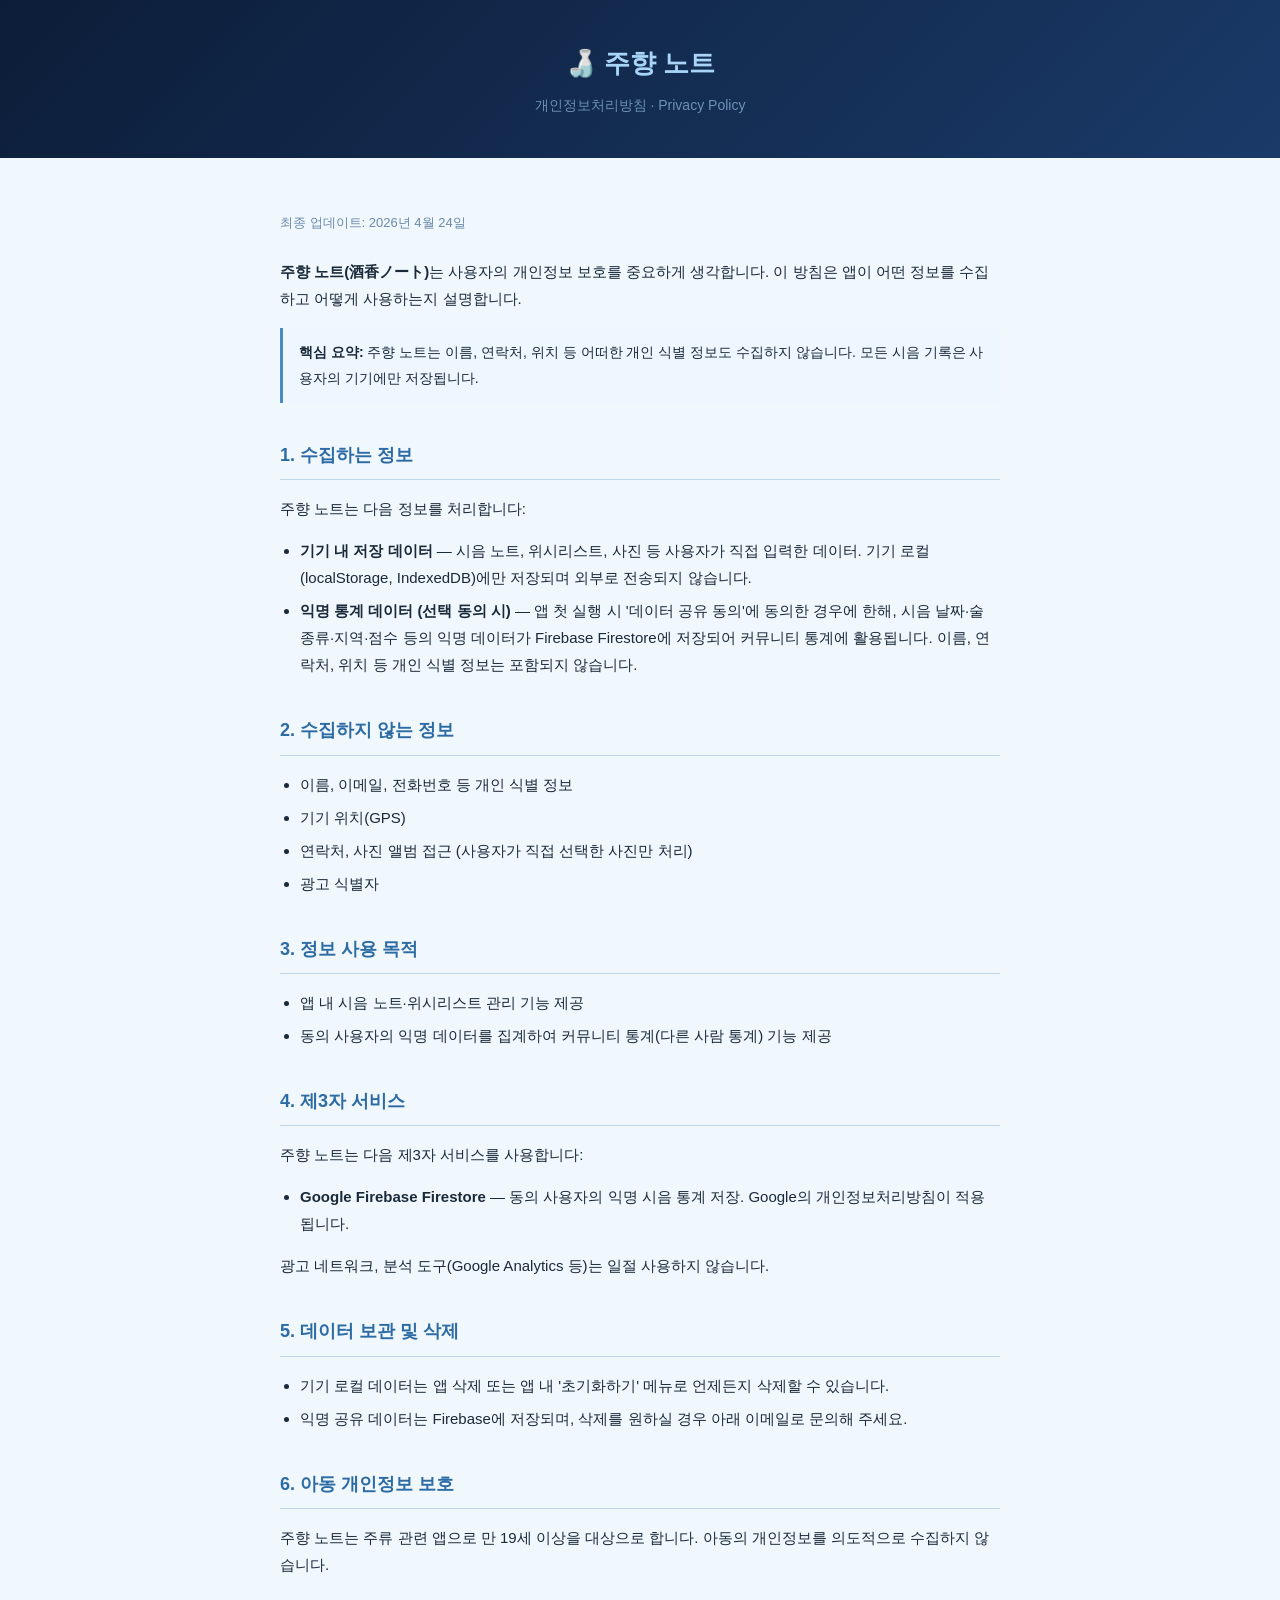
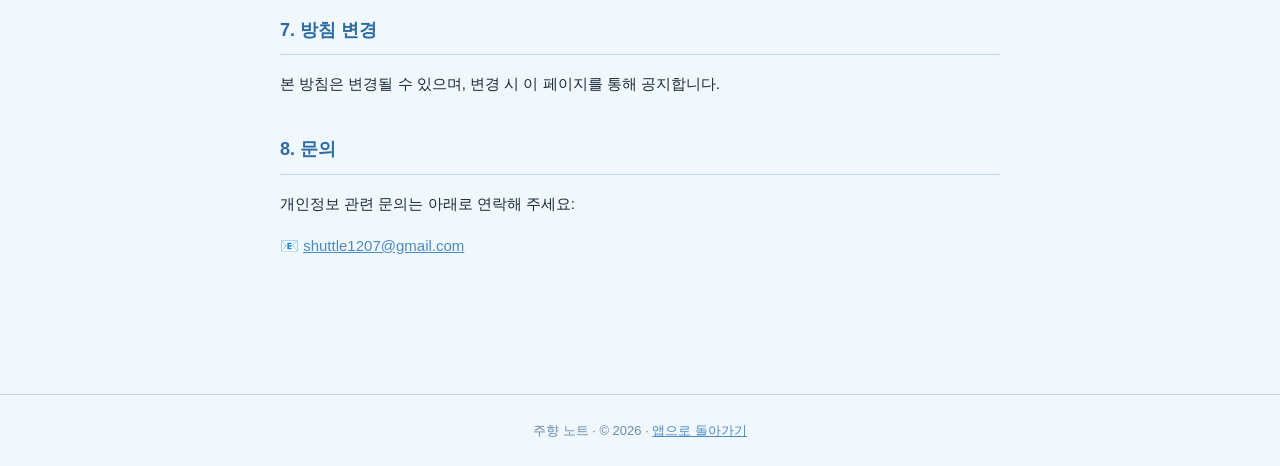
<file: privacy.html>
<!DOCTYPE html>
<html lang="ko">
<head>
<meta charset="UTF-8"/>
<meta name="viewport" content="width=device-width, initial-scale=1.0"/>
<title>주향 노트 · 개인정보처리방침</title>
<style>
  body {
    font-family: -apple-system, BlinkMacSystemFont, 'Segoe UI', sans-serif;
    font-size: 15px; line-height: 1.8; color: #1a2a3a;
    background: #f0f7fd; margin: 0; padding: 0;
  }
  .header {
    background: linear-gradient(135deg, #0c1d38, #1a3a68);
    color: #a8d4f8; padding: 40px 24px; text-align: center;
  }
  .header h1 { font-size: 26px; font-weight: 800; margin: 0 0 6px; }
  .header p { color: rgba(168,212,248,0.6); font-size: 14px; margin: 0; }
  .content { max-width: 720px; margin: 0 auto; padding: 40px 24px 80px; }
  h2 { font-size: 18px; font-weight: 700; color: #2c6ba3; margin: 36px 0 12px; padding-bottom: 8px; border-bottom: 1px solid #bdd5ed; }
  p, li { color: #1a2a3a; }
  ul { padding-left: 20px; }
  li { margin-bottom: 6px; }
  .highlight { background: #eef6ff; border-left: 3px solid #4a8bc4; padding: 12px 16px; border-radius: 0 8px 8px 0; margin: 16px 0; font-size: 14px; }
  .footer { text-align: center; padding: 24px; font-size: 13px; color: #6a8aaa; border-top: 1px solid #bdd5ed; margin-top: 40px; }
  a { color: #4a8bc4; }
  .updated { font-size: 13px; color: #6a8aaa; margin-bottom: 24px; }
</style>
</head>
<body>

<div class="header">
  <h1>🍶 주향 노트</h1>
  <p>개인정보처리방침 · Privacy Policy</p>
</div>

<div class="content">

  <p class="updated">최종 업데이트: 2026년 4월 24일</p>

  <p><strong>주향 노트(酒香ノート)</strong>는 사용자의 개인정보 보호를 중요하게 생각합니다. 이 방침은 앱이 어떤 정보를 수집하고 어떻게 사용하는지 설명합니다.</p>

  <div class="highlight">
    <strong>핵심 요약:</strong> 주향 노트는 이름, 연락처, 위치 등 어떠한 개인 식별 정보도 수집하지 않습니다. 모든 시음 기록은 사용자의 기기에만 저장됩니다.
  </div>

  <h2>1. 수집하는 정보</h2>
  <p>주향 노트는 다음 정보를 처리합니다:</p>
  <ul>
    <li><strong>기기 내 저장 데이터</strong> — 시음 노트, 위시리스트, 사진 등 사용자가 직접 입력한 데이터. 기기 로컬(localStorage, IndexedDB)에만 저장되며 외부로 전송되지 않습니다.</li>
    <li><strong>익명 통계 데이터 (선택 동의 시)</strong> — 앱 첫 실행 시 '데이터 공유 동의'에 동의한 경우에 한해, 시음 날짜·술 종류·지역·점수 등의 익명 데이터가 Firebase Firestore에 저장되어 커뮤니티 통계에 활용됩니다. 이름, 연락처, 위치 등 개인 식별 정보는 포함되지 않습니다.</li>
  </ul>

  <h2>2. 수집하지 않는 정보</h2>
  <ul>
    <li>이름, 이메일, 전화번호 등 개인 식별 정보</li>
    <li>기기 위치(GPS)</li>
    <li>연락처, 사진 앨범 접근 (사용자가 직접 선택한 사진만 처리)</li>
    <li>광고 식별자</li>
  </ul>

  <h2>3. 정보 사용 목적</h2>
  <ul>
    <li>앱 내 시음 노트·위시리스트 관리 기능 제공</li>
    <li>동의 사용자의 익명 데이터를 집계하여 커뮤니티 통계(다른 사람 통계) 기능 제공</li>
  </ul>

  <h2>4. 제3자 서비스</h2>
  <p>주향 노트는 다음 제3자 서비스를 사용합니다:</p>
  <ul>
    <li><strong>Google Firebase Firestore</strong> — 동의 사용자의 익명 시음 통계 저장. Google의 개인정보처리방침이 적용됩니다.</li>
  </ul>
  <p>광고 네트워크, 분석 도구(Google Analytics 등)는 일절 사용하지 않습니다.</p>

  <h2>5. 데이터 보관 및 삭제</h2>
  <ul>
    <li>기기 로컬 데이터는 앱 삭제 또는 앱 내 '초기화하기' 메뉴로 언제든지 삭제할 수 있습니다.</li>
    <li>익명 공유 데이터는 Firebase에 저장되며, 삭제를 원하실 경우 아래 이메일로 문의해 주세요.</li>
  </ul>

  <h2>6. 아동 개인정보 보호</h2>
  <p>주향 노트는 주류 관련 앱으로 만 19세 이상을 대상으로 합니다. 아동의 개인정보를 의도적으로 수집하지 않습니다.</p>

  <h2>7. 방침 변경</h2>
  <p>본 방침은 변경될 수 있으며, 변경 시 이 페이지를 통해 공지합니다.</p>

  <h2>8. 문의</h2>
  <p>개인정보 관련 문의는 아래로 연락해 주세요:</p>
  <p>📧 <a href="mailto:shuttle1207@gmail.com">shuttle1207@gmail.com</a></p>

</div>

<div class="footer">
  주향 노트 · © 2026 · <a href="index.html">앱으로 돌아가기</a>
</div>

</body>
</html>
</file>
